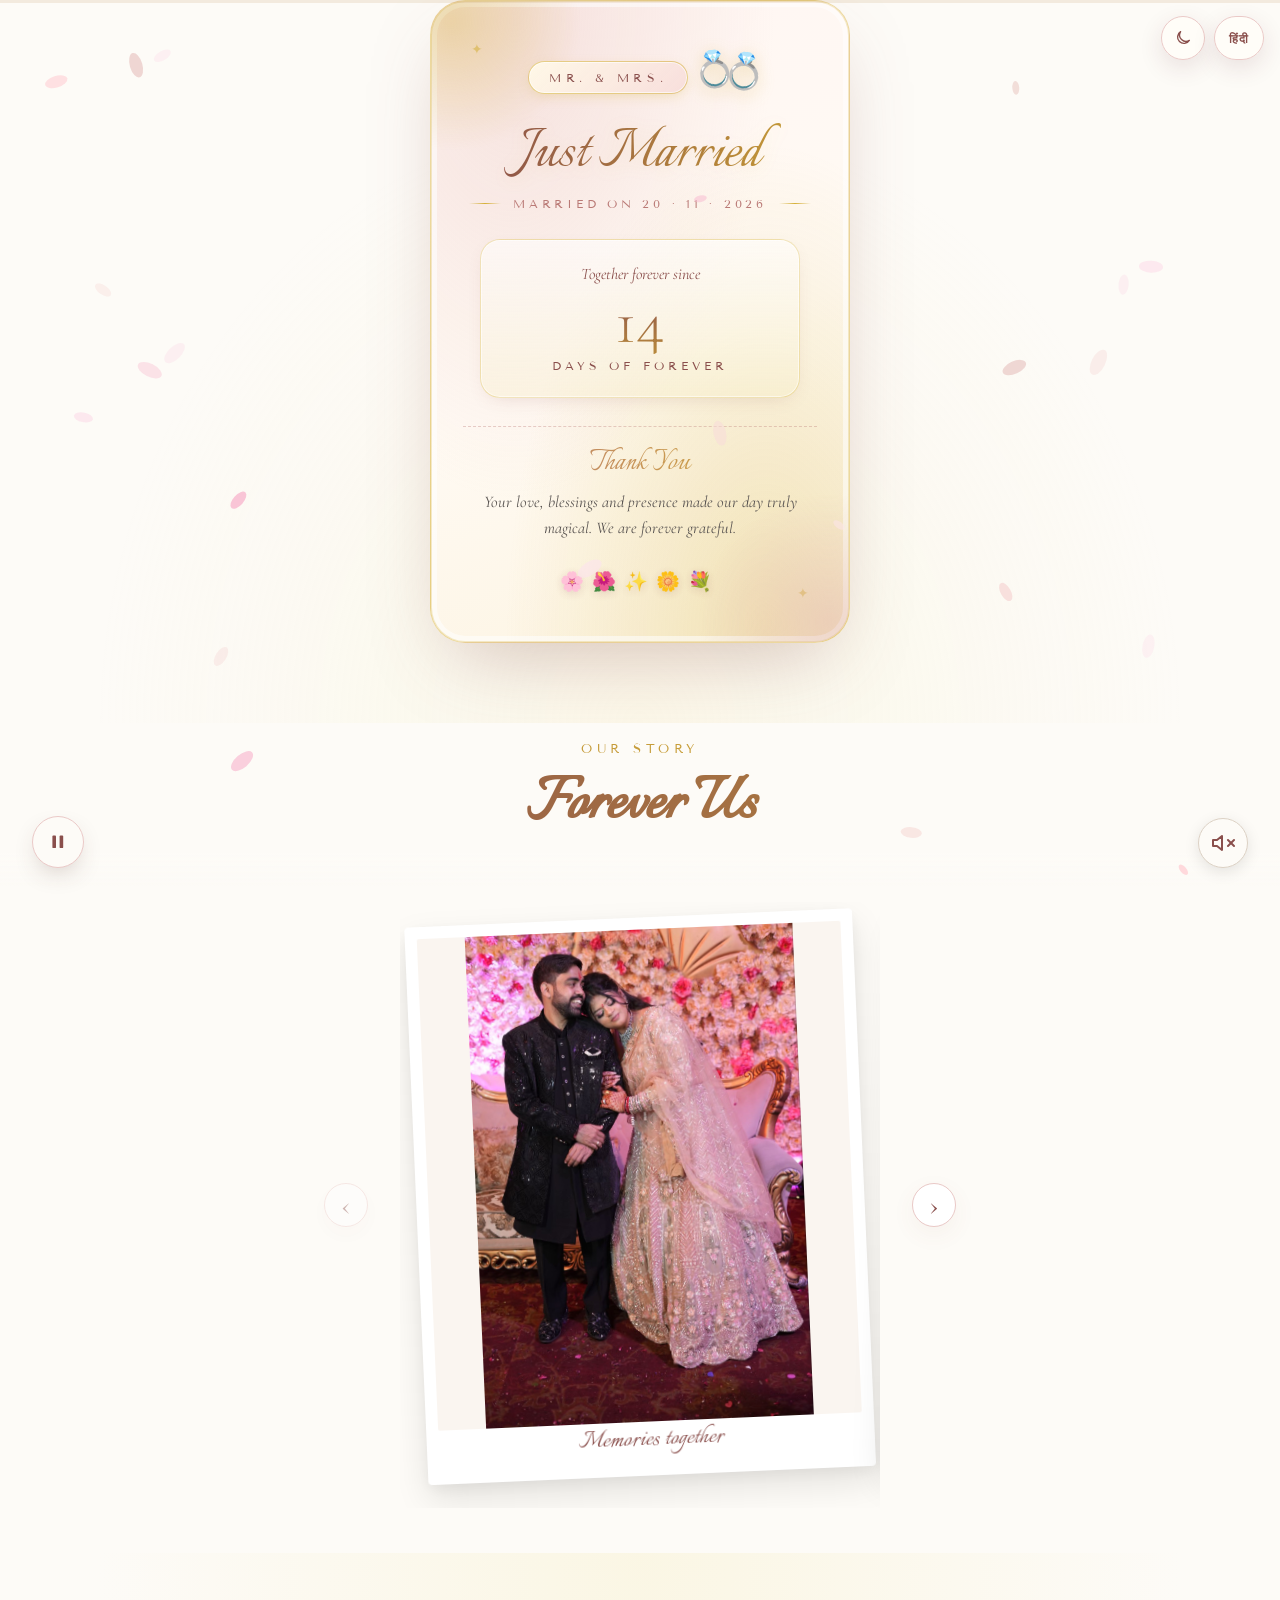
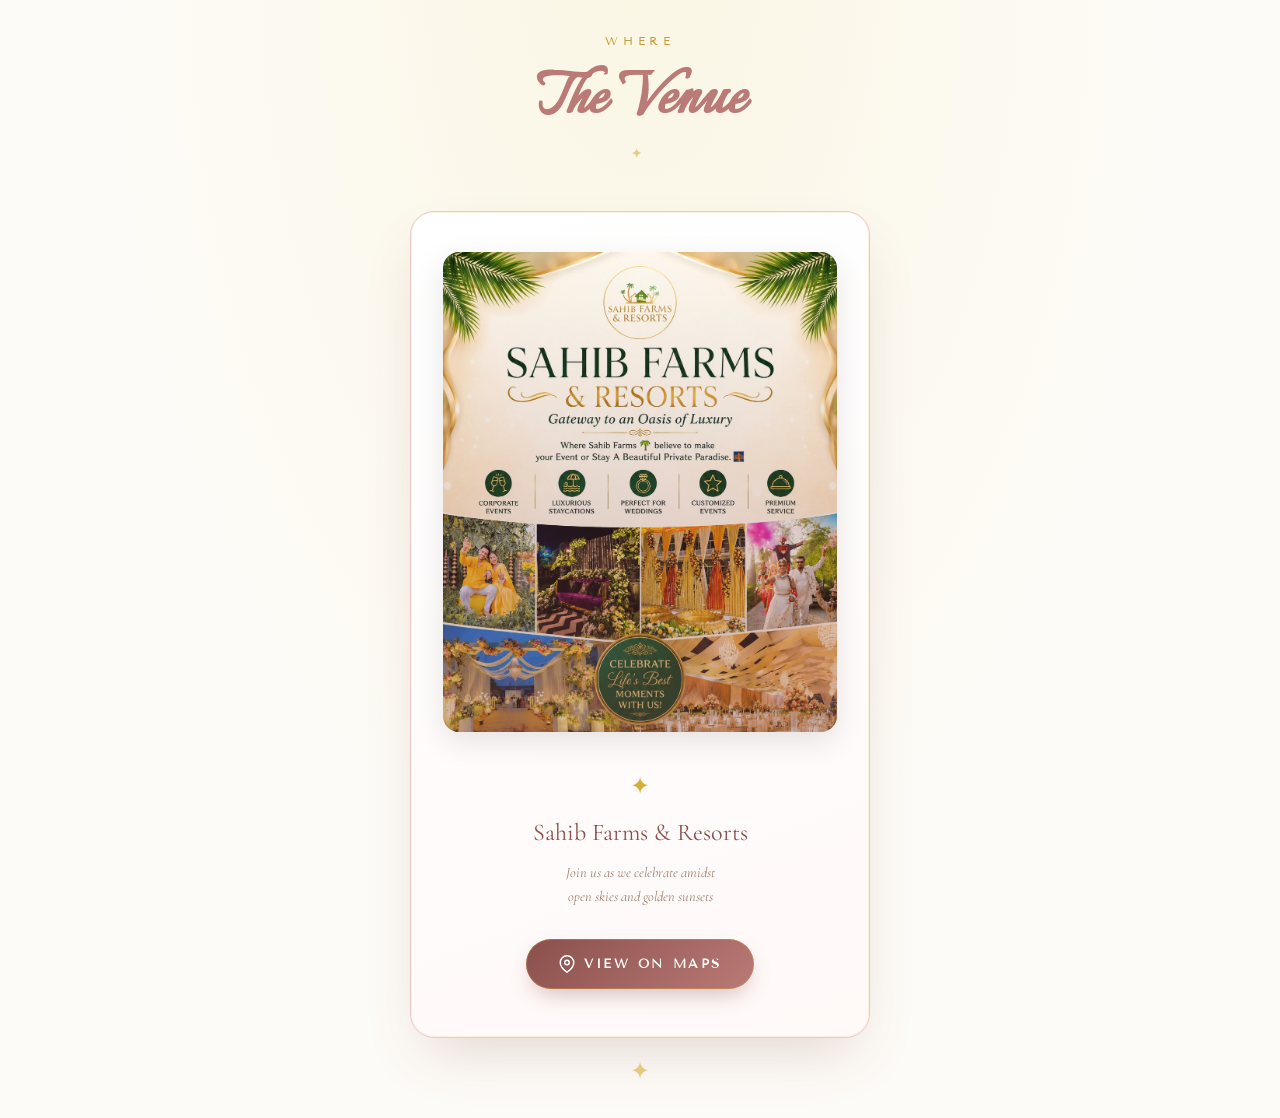
<file: index.html>
<html lang="en" style="scroll-behavior: smooth">
  <head>
    <meta charset="UTF-8" />
    <link
      rel="icon"
      href="data:image/svg+xml,<svg xmlns='http://www.w3.org/2000/svg' viewBox='0 0 100 100'><text y='.9em' font-size='90'>❤️</text></svg>"
    />
    <meta name="viewport" content="width=device-width, initial-scale=1.0" />
    <!-- Primary Meta Tags -->
    <title>Manisha &amp; Gagan | Wedding Invitation 💍</title>
    <meta name="title" content="Manisha &amp; Gagan | Wedding Invitation 💍" />
    <meta
      name="description"
      content="You're invited! 💕 Join us as we celebrate the wedding of Manisha & Gagan · 20 November 2026 · Sahib Farms & Resorts ✨"
    />

    <!-- Open Graph / Facebook / WhatsApp -->
    <meta property="og:type" content="website" />
    <meta property="og:url" content="https://gagan-manisha-invitation.vercel.app" />
    <meta
      property="og:title"
      content="Manisha &amp; Gagan | Wedding Invitation 💍"
    />
    <meta
      property="og:description"
      content="You're invited! 💕 Join us as we celebrate the wedding of Manisha &amp; Gagan · 20 November 2026 · Sahib Farms &amp; Resorts ✨"
    />
    <!-- High-res image for WhatsApp preview -->
      <meta
      property="og:image"
      content="https://manisha-gagan-invitation.vercel.app/assets/og-preview.jpg"
    />
    <meta property="og:image:type" content="image/jpeg" />
    <meta property="og:image:width" content="1200" />
    <meta property="og:image:height" content="630" />
    <meta property="og:image:alt" content="Manisha and Gagan Wedding Invitation" />

    <!-- Twitter -->
    <meta property="twitter:card" content="summary_large_image" />
    <meta
      property="twitter:title"
      content="Manisha &amp; Gagan | Wedding Invitation 💍"
    />
    <meta
      property="twitter:description"
      content="You're invited! 💕 Join us as we celebrate the wedding of Manisha &amp; Gagan · 20 November 2026 · Sahib Farms &amp; Resorts ✨"
    />
    <meta
      property="twitter:image"
      content="https://gagan-manisha-invitation.vercel.app/assets/db-4.jpeg"
    />
    <script src="./index.js" defer></script>
    <link rel="stylesheet" href="./index.css" />
    <!-- Google tag (gtag.js) -->
    <script async src="https://www.googletagmanager.com/gtag/js?id=G-NHWNECVZ95"></script>
    <script>
      window.dataLayer = window.dataLayer || [];
      function gtag(){dataLayer.push(arguments);}
      gtag('js', new Date());

      gtag('config', 'G-NHWNECVZ95');
    </script>
  </head>

  <body class="no-scroll light-theme">
    <div class="scroll-progress" id="scroll-progress"></div>
    <div id="root"
      ><audio
        id="bg-music"
        src="./assets/bg-music.mp3"
        loop=""
        preload="auto"
      ></audio
      ><button
        class="btn-micro"
        style="
          position: fixed;
          bottom: 2rem;
          right: 2rem;
          z-index: 100;
          width: 50px;
          height: 50px;
          border-radius: 50%;
          background: var(--cream);
          border: 1px solid rgb(220, 209, 196);
          display: flex;
          align-items: center;
          justify-content: center;
          cursor: pointer;
          box-shadow: rgba(0, 0, 0, 0.1) 0px 4px 15px;
          color: rgb(138, 79, 76);
          transition: 0.3s;
        "
        ><svg
          width="24"
          height="24"
          viewBox="0 0 24 24"
          fill="none"
          stroke="currentColor"
          stroke-width="2"
          stroke-linecap="round"
          stroke-linejoin="round"
        >
          <polygon points="11 5 6 9 2 9 2 15 6 15 11 19 11 5"></polygon>
          <line x1="23" y1="9" x2="17" y2="15"></line>
          <line x1="17" y1="9" x2="23" y2="15"></line></svg></button
      ><canvas
        id="petals-canvas"
        class="active"
        width="655"
        height="451"
      ></canvas>
      <!-- Video Intro -->
      <div id="video-intro" class="video-intro">
        <video id="intro-video" src="./assets/create_a_portal_video_like_thi.mp4" playsinline preload="auto" muted></video>
        <div id="video-overlay" class="video-intro__overlay">
          <!-- <span class="video-intro__text">Tap to Play ▶</span> -->
        </div>
      </div>
      <div class="bright-flash" id="bright-flash"></div>
      <div id="main-content">
        <section id="hero">
          <div class="hero-corner"><span></span></div>
          <div class="hero-card"
            ><img
              class="hero-icon reveal"
              alt="Ganesha"
              src="./assets/ganesha.png"
              style="
                translate: none;
                rotate: none;
                scale: none;
                opacity: 1;
                transform: translate(0px, -0.1578px);
              "
            />
            <div
              class="god-quote reveal reveal-d1"
              style="
                translate: none;
                rotate: none;
                scale: none;
                opacity: 1;
                transform: translate(0px, 0px);
              "
              >॥ श्री गणेशाय नमः ॥ वक्रतुण्ड महाकाय सूर्यकोटि समप्रभ निर्विघ्नं
              कुरु मे देव सर्वकार्येषु सर्वदा ॥</div
            >
            <div
              class="intro-text reveal reveal-d2"
              data-i18n="intro_text"
              style="
                translate: none;
                rotate: none;
                scale: none;
                opacity: 1;
                transform: translate(0px, 0px);
              "
              >With the blessings of Shri Ganesh and our beloved families, we
              joyfully invite you to celebrate the union of</div
            >
            <div
              class="couple-name shimmer reveal reveal-d2"
              style="
                translate: none;
                rotate: none;
                scale: none;
                opacity: 1;
                transform: translate(0px, 0px);
              "
              ><span data-i18n="couple_gagan">Gagan</span></div
            >
            <div
              class="parent-sub reveal reveal-d2"
              style="
                translate: none;
                rotate: none;
                scale: none;
                opacity: 1;
                transform: translate(0px, 0px);
                margin-top: 0.5rem;
              "
            >
              <span data-i18n="parent_groom">
                Son of Mrs. Sneh & Mr. Ashok Kumar
              </span>
            </div>
            <div
              class="amp-row reveal reveal-d3"
              style="
                translate: none;
                rotate: none;
                scale: none;
                opacity: 1;
                transform: translate(0px, 0px);
              "
              ><span class="amp-line"></span
              ><span class="amp" data-i18n="couple_amp">&amp;</span
              ><span class="amp-line"></span
            ></div>
            <div
              class="couple-name shimmer reveal reveal-d3"
              style="
                translate: none;
                rotate: none;
                scale: none;
                opacity: 1;
                transform: translate(0px, 0px);
              "
              ><span data-i18n="couple_manisha">Manisha</span></div
            >
            <div
              class="parent-sub reveal reveal-d4"
              style="
                translate: none;
                rotate: none;
                scale: none;
                opacity: 1;
                transform: translate(0px, 0px);
                margin-top: 0.5rem;
              "
            >
              <span data-i18n="parent_bride">
                Daughter of Mrs. Sunita & Mr. Mukesh Kumar Gupta
              </span>
            </div>
          </div>
          <div class="scroll-indicator"
            ><span data-i18n="scroll_hint">Scroll to see magic</span
            ><svg
              viewBox="0 0 24 24"
              fill="none"
              stroke="currentColor"
              stroke-width="2"
              stroke-linecap="round"
              stroke-linejoin="round"
            >
              <path d="M12 5v14M5 12l7 7 7-7"></path></svg
          ></div>
        </section>
        <section id="countdown-section" class="scratch-section"
          ><span
            class="scratch-title-sub"
            style="
              translate: none;
              rotate: none;
              scale: none;
              opacity: 1;
              transform: translate(0px, 0px);
            "
            data-i18n="the_date"
            >The Date</span
          >
          <h2
            class="scratch-title"
            data-i18n="save_date"
            style="
              translate: none;
              rotate: none;
              scale: none;
              opacity: 1;
              transform: translate(0px, 0px);
            "
            >Save the Date</h2
          >
          <div
            class="scratch-desc"
            style="
              translate: none;
              rotate: none;
              scale: none;
              opacity: 1;
              transform: translate(0px, 0px);
            "
            data-i18n="scratch_desc"
            >Scratch below to reveal our wedding date</div
          >
          <div
            class="scratch-grid"
            style="
              translate: none;
              rotate: none;
              scale: none;
              opacity: 1;
              transform: translate(0px, 0px);
            "
          >
            <div class="scratch-item"
              ><span class="scratch-label" data-i18n="scratch_month"
                >MONTH</span
              >
              <div class="scratch-card-wrapper">
                <div class="scratch-value">NOV</div
                ><canvas
                  class="scratch-canvas"
                  width="360"
                  height="320"
                ></canvas> </div
              ><span class="scratch-hint hidden">↑ SCRATCH</span>
            </div>
            <div class="scratch-item"
              ><span class="scratch-label" data-i18n="scratch_day">DAY</span>
              <div class="scratch-card-wrapper">
                <div class="scratch-value">20</div
                ><canvas
                  class="scratch-canvas"
                  width="360"
                  height="320"
                ></canvas> </div
              ><span class="scratch-hint hidden">↑ SCRATCH</span>
            </div>
            <div class="scratch-item"
              ><span class="scratch-label" data-i18n="scratch_year">YEAR</span>
              <div class="scratch-card-wrapper">
                <div class="scratch-value">2026</div
                ><canvas
                  class="scratch-canvas"
                  width="360"
                  height="320"
                ></canvas> </div
              ><span class="scratch-hint hidden">↑ SCRATCH</span>
            </div>
          </div>
        </section>
        <div class="locked-content unlocked">
          <section
            class="scratch-section wedding-countdown countdown-hidden"
            aria-hidden="true"
          >
            <div
              class="cd-card"
              style="
                max-width: 420px;
                translate: none;
                rotate: none;
                scale: none;
                opacity: 1;
                transform: translate(0px, 0px);
              "
            >
              <div
                class="cd-quote"
                data-i18n="countdown_quote"
                style="font-size: 1.05rem"
                >A lifetime of togetherness begins with one sacred step</div
              ><span
                class="cd-script"
                data-i18n="the_wedding"
                style="font-size: 3rem; margin: 1rem 0px"
                >The Wedding</span
              ><span class="cd-date" style="margin-bottom: 2rem"
                >20 · 11 · 2026</span
              >
              <div class="cd-grid">
                <div class="cd-unit"
                  ><span class="cd-num">10</span
                  ><span
                    class="cd-lbl"
                    style="font-size: 0.65rem"
                    data-i18n="cd_days"
                    >DAYS</span
                  ></div
                >
                <div class="cd-unit"
                  ><span class="cd-num">13</span
                  ><span
                    class="cd-lbl"
                    style="font-size: 0.65rem"
                    data-i18n="cd_hours"
                    >HOURS</span
                  ></div
                >
                <div class="cd-unit"
                  ><span class="cd-num">44</span
                  ><span
                    class="cd-lbl"
                    style="font-size: 0.65rem"
                    data-i18n="cd_mins"
                    >MINS</span
                  ></div
                >
                <div class="cd-unit"
                  ><span class="cd-num">20</span
                  ><span
                    class="cd-lbl"
                    style="font-size: 0.65rem"
                    data-i18n="cd_secs"
                    >SECS</span
                  ></div
                >
              </div>
            </div>
          </section>
          <section class="story-section" style="background: var(--cream)">
            <div
              style="
                text-align: center;
                padding: 2vh 1rem;
                position: sticky;
                top: 0px;
                z-index: 10;
                background: linear-gradient(var(--cream) 80%, transparent);
              "
              ><span
                class="scratch-title-sub"
                data-i18n="our_story"
                style="color: rgb(201, 162, 112); display: block"
                >Our Story</span
              >
              <h2
                class="scratch-title"
                data-i18n="forever_us"
                style="font-size: 4.5rem; margin-bottom: 0px"
                >Forever Us</h2
              >
            </div>
            <div class="story-carousel">
              <button
                class="story-carousel-btn"
                type="button"
                data-story-direction="prev"
                aria-label="Previous story photo"
                disabled
                >‹</button
              >
              <div
                class="story-stack-container"
                id="story-carousel-track"
                role="region"
                aria-label="Our story photos"
                tabindex="0"
              >
                <div
                  class="story-card-wrapper"
                  style="
                    transform: scale(1) rotate(-2.5deg);
                    filter: brightness(1);
                    opacity: 1;
                  "
                >
                  <div class="story-polaroid"
                    ><img
                      alt="Memories together"
                      loading="lazy"
                      decoding="async"
                      src="./assets/db-4.jpeg"
                    />
                    <div class="story-polaroid-caption" data-i18n="story_1"
                      >Memories together</div
                    >
                  </div>
                </div>
              <div
                class="story-card-wrapper"
                style="
                  transform: scale(1) rotate(1.8deg);
                  filter: brightness(1);
                  opacity: 1;
                "
              >
                <div class="story-polaroid"
                  ><img
                    alt="Written in the stars"
                    loading="lazy"
                    decoding="async"
                    src="./assets/db-2.jpeg"
                  />
                  <div class="story-polaroid-caption" data-i18n="story_2"
                    >Written in the stars</div
                  >
                </div>
              </div>
              <div
                class="story-card-wrapper"
                style="
                  transform: scale(1) rotate(-1.5deg);
                  filter: brightness(1);
                  opacity: 1;
                "
              >
                <div class="story-polaroid"
                  ><img
                    alt="Joy and laughter"
                    loading="lazy"
                    decoding="async"
                    src="./assets/db-3.jpeg"
                  />
                  <div class="story-polaroid-caption" data-i18n="story_3"
                    >Joy and laughter</div
                  >
                </div>
              </div>
              <div
                class="story-card-wrapper"
                style="
                  transform: scale(1) rotate(2.2deg);
                  filter: brightness(1);
                  opacity: 1;
                "
              >
                <div class="story-polaroid"
                  ><img
                    alt="Forever Us"
                    loading="lazy"
                    decoding="async"
                    src="./assets/db-1.jpeg"
                  />
                  <div class="story-polaroid-caption" data-i18n="story_4"
                    >Forever Us</div
                  >
                </div>
              </div>
               <div
                class="story-card-wrapper"
                style="
                  transform: scale(1) rotate(2.2deg);
                  filter: brightness(1);
                  opacity: 1;
                "
              >
                <div class="story-polaroid"
                  ><img
                    alt="Forever Us"
                    loading="lazy"
                    decoding="async"
                    src="./assets/db-5.jpeg"
                  />
                  <div class="story-polaroid-caption" data-i18n="story_4"
                    >Us in Every Lifetime</div
                  >
                </div>
              </div>
                <div
                class="story-card-wrapper"
                style="
                  transform: scale(1) rotate(2.2deg);
                  filter: brightness(1);
                  opacity: 1;
                "
              >
                <div class="story-polaroid"
                  ><img
                    alt="Forever Us"
                    loading="lazy"
                    decoding="async"
                    src="./assets/db-6.jpeg"
                  />
                  <div class="story-polaroid-caption" data-i18n="story_4"
                    >To Us, Always</div
                  >
                </div>
              </div>
            </div>
            <button
              class="story-carousel-btn"
              type="button"
              data-story-direction="next"
              aria-label="Next story photo"
              >›</button
            >
          </div>
          </section>
          <section id="venue-section"
            ><span
              class="sec-label"
              style="
                translate: none;
                rotate: none;
                scale: none;
                opacity: 1;
                transform: translate(0px, 0px);
              "
              ><span data-i18n="where">Where</span></span
            >
            <h2
              class="sec-heading"
              style="
                translate: none;
                rotate: none;
                scale: none;
                opacity: 1;
                transform: translate(0px, 0px);
              "
              ><span data-i18n="the_venue">The Venue</span></h2
            >
            <div
              class="venue-card"
              style="
                translate: none;
                rotate: none;
                scale: none;
                opacity: 1;
                transform: translate(0px, 0px);
              "
            >
              <div
                class="venue-img-wrap"
                style="
                  position: relative;
                  width: 100%;
                  aspect-ratio: 3/4;
                  max-height: 480px;
                  border-radius: 1rem;
                  overflow: hidden;
                  margin-bottom: 2.5rem;
                  box-shadow: rgba(0, 0, 0, 0.1) 0px 10px 30px;
                "
                ><img
                  alt="Venue"
                  loading="lazy"
                  decoding="async"
                  src="./assets/sahib-farms.jpeg"
                  style="width: 100%; height: 100%; object-fit: cover"
                />
                <div
                  style="
                    position: absolute;
                    top: 0px;
                    left: 0px;
                    width: 100%;
                    height: 100%;
                    background: linear-gradient(
                      to top,
                      rgba(138, 79, 76, 0.4),
                      transparent
                    );
                  "
                ></div>
              </div>
              <div class="venue-info">
                <div
                  style="
                    display: flex;
                    justify-content: center;
                    margin-bottom: 1rem;
                  "
                  ><span style="font-size: 1.5rem; color: var(--gold)"
                    >✦</span
                  ></div
                >
                <h3
                  style="
                    font-family: var(--font-serif);
                    font-size: 1.5rem;
                    color: var(--sage-deep);
                    margin-bottom: 0.8rem;
                    line-height: 1.3;
                    font-weight: 400;
                  "
                  ><span data-i18n="venue_name"
                    >Sahib Farms &amp; Resorts</span
                  ></h3
                >
                <p
                  style="
                    font-family: var(--font-body);
                    font-style: italic;
                    color: rgb(160, 128, 112);
                    font-size: 0.9rem;
                    line-height: 1.7;
                    margin-bottom: 1.8rem;
                  "
                  data-i18n="venue_quote"
                  >Join us as we celebrate amidst<br />open skies and golden
                  sunsets</p
                ><button
                  class="venue-btn"
                  style="
                    margin-bottom: 0.5rem;
                    display: inline-flex;
                    align-items: center;
                    gap: 0.5rem;
                  "
                  ><svg
                    width="18"
                    height="18"
                    viewBox="0 0 24 24"
                    fill="none"
                    stroke="currentColor"
                    stroke-width="2"
                    stroke-linecap="round"
                    stroke-linejoin="round"
                  >
                    <path
                      d="M21 10c0 7-9 13-9 13s-9-6-9-13a9 9 0 0 1 18 0z"
                    ></path>
                    <circle cx="12" cy="10" r="3"></circle></svg
                  ><span data-i18n="view_maps">VIEW ON MAPS</span></button
                >
              </div>
            </div>
          </section>
          <section id="events-section" style="text-align: center"
            ><span
              class="scratch-title-sub"
              style="
                color: rgb(201, 162, 112);
                letter-spacing: 0.3em;
                text-transform: uppercase;
              "
              ><span data-i18n="celebrations_unfold"
                >The Celebrations Unfold</span
              ></span
            >
            <h2
              class="scratch-title"
              data-i18n="festivities"
              style="font-size: 4.5rem; margin-bottom: 0px"
              >Festivities</h2
            >
            <div class="events-stack" style="margin-top: 3.5rem">
              <div
                class="event-block"
                style="
                  translate: none;
                  rotate: none;
                  scale: none;
                  opacity: 1;
                  transform: translate(0px, 0px);
                "
              >
                <div class="event-invite-frame"
                  ><img
                    class="event-invite-bg"
                    alt=""
                    loading="lazy"
                    src="./assets/haldi-2.jpeg"
                  />
                </div>
                <div class="evt-details">
                  <p class="evt-tagline" data-i18n="tagline_haldi"
                    >"A joyful splash of turmeric, blessings, and laughter."</p
                  >
                  <div class="evt-dresscode"
                    ><span class="evt-dresscode-lbl" data-i18n="dress_code"
                      >Dress code</span
                    >
                    <div class="evt-dresscode-dots"
                      ><span
                        class="evt-dresscode-dot"
                        style="background: rgb(245, 197, 24)"
                      ></span
                      ><span
                        class="evt-dresscode-dot"
                        style="background: rgb(235, 137, 181)"
                      ></span
                      ><span
                        class="evt-dresscode-dot"
                        style="background: rgb(250, 214, 165)"
                      ></span></div
                    ><span class="evt-dresscode-names" data-i18n="colors_haldi"
                      >Yellow · Pink · Peach</span
                    ><span
                      class="evt-dresscode-note"
                      data-i18n="dressnote_haldi"
                      >Bright &amp; festive daywear</span
                    >
                  </div>
                  <div class="evt-venue"
                    ><span class="evt-venue-name" data-i18n="venue_name"
                      >Sahib Farms &amp; Resorts</span
                    ><address class="evt-venue-address">Subhash Chowk, Bani Road, near Nirmal Hospital, Bakhtawarpur, Delhi 110036</address
                    ><a
                      href="https://maps.app.goo.gl/Paa2zZ3nJZ9rDPaq6"
                      target="_blank"
                      rel="noopener noreferrer"
                      class="evt-dir-btn"
                      ><svg
                        width="20"
                        height="20"
                        viewBox="0 0 24 24"
                        fill="none"
                        stroke="currentColor"
                        stroke-width="2"
                        stroke-linecap="round"
                        stroke-linejoin="round"
                      >
                        <path
                          d="M21 10c0 7-9 13-9 13s-9-6-9-13a9 9 0 0 1 18 0z"
                        ></path>
                        <circle cx="12" cy="10" r="3"></circle></svg
                      ><span data-i18n="get_directions">GET DIRECTIONS</span></a
                    ></div
                  >
                </div>
              </div>
              <div
                class="event-block"
                style="
                  translate: none;
                  rotate: none;
                  scale: none;
                  opacity: 1;
                  transform: translate(0px, 0px);
                "
              >
                <div class="event-invite-frame"
                  ><img
                    class="event-invite-bg"
                    alt=""
                    loading="lazy"
                    src="./assets/sang-1.jpeg"
                  />
                </div>
                <div class="evt-details">
                  <p class="evt-tagline" data-i18n="tagline_sangeet"
                    >"An evening of music, dance, and endless celebration."</p
                  >
                  <div class="evt-dresscode"
                    ><span class="evt-dresscode-lbl" data-i18n="dress_code"
                      >Dress code</span
                    >
                    <div class="evt-dresscode-dots"
                      ><span
                        class="evt-dresscode-dot"
                        style="background: rgb(36, 64, 128)"
                      ></span
                      ><span
                        class="evt-dresscode-dot"
                        style="background: rgb(26, 26, 26)"
                      ></span
                      ><span
                        class="evt-dresscode-dot"
                        style="background: rgb(26, 77, 51)"
                      ></span></div
                    ><span
                      class="evt-dresscode-names"
                      data-i18n="colors_sangeet"
                      >Blue · Black · Dark Green</span
                    ><span
                      class="evt-dresscode-note"
                      data-i18n="dressnote_sangeet"
                      >Elegant evening wear</span
                    >
                  </div>
                  <div class="evt-venue"
                    ><span class="evt-venue-name" data-i18n="venue_name"
                      >Sahib Farms &amp; Resorts</span
                    ><address class="evt-venue-address">Subhash Chowk, Bani Road, near Nirmal Hospital, Bakhtawarpur, Delhi 110036</address
                    ><a
                      href="https://maps.app.goo.gl/Paa2zZ3nJZ9rDPaq6"
                      target="_blank"
                      rel="noopener noreferrer"
                      class="evt-dir-btn"
                      ><svg
                        width="20"
                        height="20"
                        viewBox="0 0 24 24"
                        fill="none"
                        stroke="currentColor"
                        stroke-width="2"
                        stroke-linecap="round"
                        stroke-linejoin="round"
                      >
                        <path
                          d="M21 10c0 7-9 13-9 13s-9-6-9-13a9 9 0 0 1 18 0z"
                        ></path>
                        <circle cx="12" cy="10" r="3"></circle></svg
                      ><span data-i18n="get_directions">GET DIRECTIONS</span></a
                    ></div
                  >
                </div>
              </div>
              <div
                class="event-block"
                style="
                  translate: none;
                  rotate: none;
                  scale: none;
                  opacity: 1;
                  transform: translate(0px, 0px);
                "
              >
                <div class="event-invite-frame"
                  ><img
                    class="event-invite-bg"
                    alt=""
                    loading="lazy"
                    src="./assets/wedding-2.jpg"
                  />
                </div>
                <div class="evt-details">
                  <p class="evt-tagline" data-i18n="tagline_wedding"
                    >"Vows beneath the setting sun to begin our forever."</p
                  >
                  <div class="evt-dresscode"
                    ><span class="evt-dresscode-lbl" data-i18n="dress_code"
                      >Dress code</span
                    >
                    <div class="evt-dresscode-dots"
                      ><span
                        class="evt-dresscode-dot"
                        style="background: rgb(138, 32, 48)"
                      ></span
                      ><span
                        class="evt-dresscode-dot"
                        style="background: rgb(242, 234, 225)"
                      ></span
                      ><span
                        class="evt-dresscode-dot"
                        style="background: rgb(212, 175, 55)"
                      ></span></div
                    ><span
                      class="evt-dresscode-names"
                      data-i18n="colors_wedding"
                      >Maroon · Ivory · Gold</span
                    ><span
                      class="evt-dresscode-note"
                      data-i18n="dressnote_wedding"
                      >Traditional Indian — sarees, lehengas, sherwanis</span
                    >
                  </div>
                  <div class="evt-venue"
                    ><span class="evt-venue-name" data-i18n="venue_name"
                      >Sahib Farms &amp; Resorts</span
                    ><address class="evt-venue-address">Subhash Chowk, Bani Road, near Nirmal Hospital, Bakhtawarpur, Delhi 110036</address
                    ><a
                      href="https://maps.app.goo.gl/Paa2zZ3nJZ9rDPaq6"
                      target="_blank"
                      rel="noopener noreferrer"
                      class="evt-dir-btn"
                      ><svg
                        width="20"
                        height="20"
                        viewBox="0 0 24 24"
                        fill="none"
                        stroke="currentColor"
                        stroke-width="2"
                        stroke-linecap="round"
                        stroke-linejoin="round"
                      >
                        <path
                          d="M21 10c0 7-9 13-9 13s-9-6-9-13a9 9 0 0 1 18 0z"
                        ></path>
                        <circle cx="12" cy="10" r="3"></circle></svg
                      ><span data-i18n="get_directions">GET DIRECTIONS</span></a
                    ></div
                  >
                </div>
              </div>
            </div>
          </section>
          <section
            id="rsvp-section"
            style="
              padding: 5rem 1.5rem;
              background: var(--cream);
              text-align: center;
            "
            ><span
              class="scratch-title-sub"
              style="
                color: rgb(201, 162, 112);
                letter-spacing: 0.3em;
                text-transform: uppercase;
              "
              ><span data-i18n="rsvp_join">Join the Celebration</span></span
            >
            <h2
              class="scratch-title"
              style="font-size: 4.5rem; margin-bottom: 1rem"
              data-i18n="rsvp_title"
              >RSVP</h2
            >
            <p
              data-i18n="rsvp_desc"
              style="
                font-family: var(--font-serif);
                color: rgb(74, 61, 54);
                font-size: 1.1rem;
                max-width: 400px;
                margin: 0px auto 3rem;
                line-height: 1.6;
              "
              >Kindly let us know if you can make it — your presence will make
              this celebration whole.</p
            >
            <form
              class="rsvp-form"
              style="max-width: 460px; margin: 0px auto; text-align: left"
            >
              <div
                class="evt-details"
                style="margin-bottom: 1.5rem; padding: 2rem; text-align: left"
              >
                <p
                  style="
                    font-family: var(--font-serif);
                    font-size: 1.5rem;
                    color: rgb(138, 79, 76);
                    font-style: italic;
                    margin-bottom: 1.5rem;
                  "
                  ><span data-i18n="your_details">Your details</span></p
                >
                <div style="margin-bottom: 1.5rem"
                  ><label
                    style="
                      display: block;
                      font-size: 0.75rem;
                      text-transform: uppercase;
                      letter-spacing: 0.15em;
                      color: rgb(138, 79, 76);
                      margin-bottom: 0.5rem;
                      font-weight: 600;
                    "
                    ><span data-i18n="your_name">Your name</span></label
                  ><input
                    id="rsvp-name"
                    placeholder="Full name"
                    type="text"
                    style="
                      width: 100%;
                      padding: 0.5rem 0px;
                      border-width: medium medium 1px;
                      border-style: none none solid;
                      border-color: currentcolor currentcolor rgb(220, 209, 196);
                      border-image: initial;
                      background: transparent;
                      font-size: 1.1rem;
                      color: rgb(51, 51, 51);
                      outline: none;
                      font-family: var(--font-serif);
                    "
                /></div>
                <div
                  ><label
                    style="
                      display: block;
                      font-size: 0.75rem;
                      text-transform: uppercase;
                      letter-spacing: 0.15em;
                      color: rgb(138, 79, 76);
                      margin-bottom: 0.5rem;
                      font-weight: 600;
                    "
                    ><span data-i18n="phone_number">Phone number</span></label
                  >
                  <div
                    style="
                      display: flex;
                      align-items: center;
                      gap: 0;
                      border-bottom: 1px solid rgb(220, 209, 196);
                    "
                  >
                    <span
                      style="
                        font-family: var(--font-serif);
                        font-size: 1.1rem;
                        color: rgb(51, 51, 51);
                        padding: 0.5rem 0.5rem 0.5rem 0;
                        white-space: nowrap;
                        user-select: none;
                      "
                      >+91</span
                    >
                    <input
                      autocomplete="tel"
                      placeholder="00000 00000"
                      id="rsvp-phone"
                      type="tel"
                      maxlength="12"
                      style="
                        width: 100%;
                        padding: 0.5rem 0;
                        border: none;
                        background: transparent;
                        font-size: 1.1rem;
                        color: rgb(51, 51, 51);
                        outline: none;
                        font-family: var(--font-serif);
                      "
                    />
                  </div>
                </div>
              </div>
              <div
                class="evt-details"
                style="margin-bottom: 1.5rem; padding: 2rem; text-align: left"
              >
                <p
                  style="
                    font-family: var(--font-serif);
                    font-size: 1.5rem;
                    color: rgb(138, 79, 76);
                    font-style: italic;
                    margin-bottom: 1.5rem;
                  "
                  ><span data-i18n="will_you_join">Will you join us?</span></p
                ><div
                  class="attending-options"
                  role="radiogroup"
                  aria-label="Will you join us?"
                >
                  <label class="attending-option"
                    ><input
                      type="radio"
                      value="yes"
                      checked
                      name="attending"
                    /><span data-i18n="joyfully_accept"
                      >Joyfully accept 🎉</span
                    ></label
                  >
                  <label class="attending-option"
                    ><input type="radio" value="no" name="attending" /><span
                      data-i18n="regrettably_decline"
                      >Regrettably decline</span
                    ></label
                  >
                </div>
              </div>
              <div
                class="evt-details"
                style="
                  margin-bottom: 1.5rem;
                  padding: 2rem;
                  text-align: left;
                  animation: 0.5s ease 0s 1 normal forwards running fadeIn;
                "
              >
                <p
                  style="
                    font-family: var(--font-serif);
                    font-size: 1.5rem;
                    color: rgb(138, 79, 76);
                    font-style: italic;
                    margin-bottom: 1.5rem;
                  "
                  ><span data-i18n="party_size">Party size</span></p
                ><select
                  id="rsvp-party"
                  style="
                    width: 100%;
                    padding: 0.8rem;
                    border: 1px solid rgb(220, 209, 196);
                    border-radius: 0.5rem;
                    background: transparent;
                    font-size: 1.1rem;
                    color: rgb(51, 51, 51);
                    outline: none;
                    font-family: var(--font-serif);
                  "
                >
                  <option value="1">1 (Just me)</option>
                  <option value="2">2 guests</option>
                  <option value="3">3 guests</option>
                  <option value="4">4 guests</option>
                  <option value="5">5 guests</option>
                </select>
              </div>
              <div
                class="evt-details"
                style="
                  margin-bottom: 1.5rem;
                  padding: 2rem;
                  text-align: left;
                  animation: 0.5s ease 0s 1 normal forwards running fadeIn;
                "
              >
                <p
                  style="
                    font-family: var(--font-serif);
                    font-size: 1.5rem;
                    color: rgb(138, 79, 76);
                    font-style: italic;
                    margin-bottom: 1.5rem;
                  "
                  ><span data-i18n="events_attend"
                    >Events you'll attend</span
                  ></p
                >
                <div style="display: flex; flex-direction: column; gap: 1rem"
                  ><label
                    style="
                      display: flex;
                      justify-content: space-between;
                      align-items: center;
                      padding: 1.2rem;
                      border: 1px solid rgb(138, 79, 76);
                      border-radius: 0.8rem;
                      cursor: pointer;
                      background: rgba(138, 79, 76, 0.03);
                      transition: 0.3s;
                    "
                  >
                    <div
                      ><span
                        style="
                          display: block;
                          color: rgb(138, 79, 76);
                          font-family: var(--font-serif);
                          font-size: 1.15rem;
                          transition: color 0.3s;
                        "
                        ><span data-i18n="haldi">Haldi Ceremony</span></span
                      ><input
                        type="checkbox"
                        class="rsvp-event"
                        value="Haldi Ceremony"
                        checked
                        style="display: none"
                      /><span
                        style="
                          display: block;
                          color: rgb(160, 128, 112);
                          font-family: var(--font-sans);
                          font-size: 0.7rem;
                          letter-spacing: 0.1em;
                          margin-top: 0.35rem;
                          text-transform: uppercase;
                        "
                        >NOV 19 · 12:00 PM</span
                      ></div
                    >
                    <div
                      style="
                        width: 1.5rem;
                        height: 1.5rem;
                        border: 2px solid rgb(138, 79, 76);
                        border-radius: 0.4rem;
                        display: flex;
                        align-items: center;
                        justify-content: center;
                        background: rgb(138, 79, 76);
                        transition: 0.3s;
                      "
                      ><svg
                        width="14"
                        height="10"
                        viewBox="0 0 14 10"
                        fill="none"
                        xmlns="http://www.w3.org/2000/svg"
                      >
                        <path
                          d="M1 5L4.5 8.5L13 1"
                          stroke="white"
                          stroke-width="2"
                          stroke-linecap="round"
                          stroke-linejoin="round"
                        ></path></svg
                    ></div> </label
                  ><label
                    style="
                      display: flex;
                      justify-content: space-between;
                      align-items: center;
                      padding: 1.2rem;
                      border: 1px solid rgb(138, 79, 76);
                      border-radius: 0.8rem;
                      cursor: pointer;
                      background: rgba(138, 79, 76, 0.03);
                      transition: 0.3s;
                    "
                  >
                    <div
                      ><span
                        style="
                          display: block;
                          color: rgb(138, 79, 76);
                          font-family: var(--font-serif);
                          font-size: 1.15rem;
                          transition: color 0.3s;
                        "
                        ><span data-i18n="sangeet">Sangeet Night</span></span
                      ><input
                        type="checkbox"
                        class="rsvp-event"
                        value="Sangeet Night"
                        checked
                        style="display: none"
                      /><span
                        style="
                          display: block;
                          color: rgb(160, 128, 112);
                          font-family: var(--font-sans);
                          font-size: 0.7rem;
                          letter-spacing: 0.1em;
                          margin-top: 0.35rem;
                          text-transform: uppercase;
                        "
                        >NOV 19 · 7:00 PM</span
                      ></div
                    >
                    <div
                      style="
                        width: 1.5rem;
                        height: 1.5rem;
                        border: 2px solid rgb(138, 79, 76);
                        border-radius: 0.4rem;
                        display: flex;
                        align-items: center;
                        justify-content: center;
                        background: rgb(138, 79, 76);
                        transition: 0.3s;
                      "
                      ><svg
                        width="14"
                        height="10"
                        viewBox="0 0 14 10"
                        fill="none"
                        xmlns="http://www.w3.org/2000/svg"
                      >
                        <path
                          d="M1 5L4.5 8.5L13 1"
                          stroke="white"
                          stroke-width="2"
                          stroke-linecap="round"
                          stroke-linejoin="round"
                        ></path></svg
                    ></div> </label
                  ><label
                    style="
                      display: flex;
                      justify-content: space-between;
                      align-items: center;
                      padding: 1.2rem;
                      border: 1px solid rgb(138, 79, 76);
                      border-radius: 0.8rem;
                      cursor: pointer;
                      background: rgba(138, 79, 76, 0.03);
                      transition: 0.3s;
                    "
                  >
                    <div
                      ><span
                        style="
                          display: block;
                          color: rgb(138, 79, 76);
                          font-family: var(--font-serif);
                          font-size: 1.15rem;
                          transition: color 0.3s;
                        "
                        ><span data-i18n="wedding"
                          >Sun Downer Wedding</span
                        ></span
                      ><input
                        type="checkbox"
                        class="rsvp-event"
                        value="Sun Downer Wedding"
                        checked
                        style="display: none"
                      /><span
                        style="
                          display: block;
                          color: rgb(160, 128, 112);
                          font-family: var(--font-sans);
                          font-size: 0.7rem;
                          letter-spacing: 0.1em;
                          margin-top: 0.35rem;
                          text-transform: uppercase;
                        "
                        >NOV 20 · 3:00 PM</span
                      ></div
                    >
                    <div
                      style="
                        width: 1.5rem;
                        height: 1.5rem;
                        border: 2px solid rgb(138, 79, 76);
                        border-radius: 0.4rem;
                        display: flex;
                        align-items: center;
                        justify-content: center;
                        background: rgb(138, 79, 76);
                        transition: 0.3s;
                      "
                      ><svg
                        width="14"
                        height="10"
                        viewBox="0 0 14 10"
                        fill="none"
                        xmlns="http://www.w3.org/2000/svg"
                      >
                        <path
                          d="M1 5L4.5 8.5L13 1"
                          stroke="white"
                          stroke-width="2"
                          stroke-linecap="round"
                          stroke-linejoin="round"
                        ></path></svg
                    ></div> </label
                ></div>
              </div>
              <div
                class="evt-details"
                style="
                  margin-bottom: 1.5rem;
                  padding: 2rem;
                  text-align: left;
                  animation: 0.5s ease 0s 1 normal forwards running fadeIn;
                  position: relative;
                  z-index: 20;
                "
              >
                <p
                  style="
                    font-family: var(--font-serif);
                    font-size: 1.5rem;
                    color: rgb(138, 79, 76);
                    font-style: italic;
                    margin-bottom: 1.5rem;
                  "
                  ><span data-i18n="song_request"
                    >A song for the dance floor</span
                  ></p
                >
                <div style="position: relative"
                  ><input
                    id="rsvp-song"
                    data-i18n="song_placeholder"
                    placeholder="e.g. Kala Chashma"
                    type="text"
                    value=""
                    style="
                      width: 100%;
                      padding: 0.5rem 0px;
                      border-width: medium medium 1px;
                      border-style: none none solid;
                      border-color: currentcolor currentcolor rgb(220, 209, 196);
                      border-image: initial;
                      background: transparent;
                      font-size: 1.1rem;
                      color: rgb(51, 51, 51);
                      outline: none;
                      font-family: var(--font-serif);
                    "
                /></div>
              </div>
              <div
                class="evt-details"
                style="
                  margin-bottom: 2.5rem;
                  padding: 2rem;
                  text-align: left;
                  animation: 0.5s ease 0s 1 normal forwards running fadeIn;
                "
              >
                <p
                  style="
                    font-family: var(--font-serif);
                    font-size: 1.5rem;
                    color: rgb(138, 79, 76);
                    font-style: italic;
                    margin-bottom: 1.5rem;
                  "
                  ><span data-i18n="marriage_advice"
                    >Marriage advice for us</span
                  ></p
                ><textarea
                  id="rsvp-advice"
                  placeholder="Share something sweet, funny, or wise..."
                  style="
                    width: 100%;
                    height: 100px;
                    padding: 1rem;
                    border: 1px solid rgb(220, 209, 196);
                    border-radius: 0.5rem;
                    background: transparent;
                    font-size: 1.1rem;
                    color: rgb(51, 51, 51);
                    outline: none;
                    resize: vertical;
                    font-family: var(--font-serif);
                  "
                ></textarea></div
              ><button
                class="btn-micro"
                style="
                  width: 100%;
                  padding: 1.2rem;
                  background: rgb(138, 79, 76);
                  color: white;
                  border-width: medium;
                  border-style: none;
                  border-color: currentcolor;
                  border-image: initial;
                  border-radius: 2rem;
                  font-family: var(--font-sans);
                  font-size: 0.9rem;
                  letter-spacing: 0.2em;
                  text-transform: uppercase;
                  cursor: pointer;
                  box-shadow: rgba(138, 79, 76, 0.3) 0px 4px 15px;
                  transition: 0.3s;
                  opacity: 1;
                  display: flex;
                  justify-content: center;
                  align-items: center;
                  gap: 0.5rem;
                "
                ><span data-i18n="send_rsvp">Send RSVP</span></button
              >
            </form>
          </section>
          <!-- Contact Numbers Section -->
          <section
            id="contacts-section"
            style="
              padding: 4rem 1.5rem;
              background: var(--cream-2);
              text-align: center;
            "
          >
            <span
              class="scratch-title-sub"
              style="
                color: rgb(201, 162, 112);
                letter-spacing: 0.3em;
                text-transform: uppercase;
              "
              data-i18n="contacts_sub"
              >Reach Out</span
            >
            <h2
              class="scratch-title"
              style="font-size: 3.5rem; margin-bottom: 2.5rem"
              data-i18n="contacts_title"
              >Contact Us</h2
            >
            <div
              style="
                display: grid;
                grid-template-columns: repeat(auto-fit, minmax(280px, 1fr));
                gap: 2rem;
                max-width: 700px;
                margin: 0 auto;
              "
            >
              <!-- Groom Side -->
              <div
                style="
                  background: var(--white);
                  border-radius: 1.2rem;
                  padding: 2rem;
                  box-shadow: var(--shadow-sm);
                  border: 1px solid var(--border);
                "
              >
                <p
                  style="
                    font-family: var(--font-serif);
                    font-size: 1.3rem;
                    color: rgb(138, 79, 76);
                    font-style: italic;
                    margin-bottom: 1.5rem;
                  "
                  data-i18n="groom_side"
                  >Groom's Side</p
                >
                <div style="display: flex; flex-direction: column; gap: 1rem">
                  <a
                    href="tel:+919899177087"
                    style="
                      display: flex;
                      align-items: center;
                      gap: 0.8rem;
                      text-decoration: none;
                      color: var(--text-dark);
                      padding: 0.8rem;
                      border-radius: 0.6rem;
                      transition: 0.3s;
                      background: rgba(138, 79, 76, 0.03);
                    "
                  >
                    <span
                      style="
                        width: 36px;
                        height: 36px;
                        border-radius: 50%;
                        background: rgba(138, 79, 76, 0.1);
                        display: flex;
                        align-items: center;
                        justify-content: center;
                        flex-shrink: 0;
                      "
                      ><svg
                        width="16"
                        height="16"
                        viewBox="0 0 24 24"
                        fill="none"
                        stroke="rgb(138,79,76)"
                        stroke-width="2"
                        stroke-linecap="round"
                        stroke-linejoin="round"
                      >
                        <path
                          d="M22 16.92v3a2 2 0 0 1-2.18 2 19.79 19.79 0 0 1-8.63-3.07 19.5 19.5 0 0 1-6-6 19.79 19.79 0 0 1-3.07-8.67A2 2 0 0 1 4.11 2h3a2 2 0 0 1 2 1.72c.127.96.361 1.903.7 2.81a2 2 0 0 1-.45 2.11L8.09 9.91a16 16 0 0 0 6 6l1.27-1.27a2 2 0 0 1 2.11-.45c.907.339 1.85.573 2.81.7A2 2 0 0 1 22 16.92z"
                        /></svg
                    ></span>
                    <div style="text-align: left"
                      ><span
                        style="
                          font-family: var(--font-sans);
                          font-size: 0.75rem;
                          color: var(--text-light);
                          text-transform: uppercase;
                          letter-spacing: 0.1em;
                        "
                        data-i18n="groom_father"
                        >Groom's Father</span
                      ><br /><span
                        style="
                          font-family: var(--font-body);
                          font-size: 1rem;
                          color: var(--text-dark);
                        "
                        >Ashok Kumar · 98991 77087</span
                      ></div
                    >
                  </a>
                  <a
                    href="tel:+917906619571"
                    style="
                      display: flex;
                      align-items: center;
                      gap: 0.8rem;
                      text-decoration: none;
                      color: var(--text-dark);
                      padding: 0.8rem;
                      border-radius: 0.6rem;
                      transition: 0.3s;
                      background: rgba(138, 79, 76, 0.03);
                    "
                  >
                    <span
                      style="
                        width: 36px;
                        height: 36px;
                        border-radius: 50%;
                        background: rgba(138, 79, 76, 0.1);
                        display: flex;
                        align-items: center;
                        justify-content: center;
                        flex-shrink: 0;
                      "
                      ><svg
                        width="16"
                        height="16"
                        viewBox="0 0 24 24"
                        fill="none"
                        stroke="rgb(138,79,76)"
                        stroke-width="2"
                        stroke-linecap="round"
                        stroke-linejoin="round"
                      >
                        <path
                          d="M22 16.92v3a2 2 0 0 1-2.18 2 19.79 19.79 0 0 1-8.63-3.07 19.5 19.5 0 0 1-6-6 19.79 19.79 0 0 1-3.07-8.67A2 2 0 0 1 4.11 2h3a2 2 0 0 1 2 1.72c.127.96.361 1.903.7 2.81a2 2 0 0 1-.45 2.11L8.09 9.91a16 16 0 0 0 6 6l1.27-1.27a2 2 0 0 1 2.11-.45c.907.339 1.85.573 2.81.7A2 2 0 0 1 22 16.92z"
                        /></svg
                    ></span>
                    <div style="text-align: left"
                      ><span
                        style="
                          font-family: var(--font-sans);
                          font-size: 0.75rem;
                          color: var(--text-light);
                          text-transform: uppercase;
                          letter-spacing: 0.1em;
                        "
                        data-i18n="groom_brother"
                        >Groom's Brother</span
                      ><br /><span
                        style="
                          font-family: var(--font-body);
                          font-size: 1rem;
                          color: var(--text-dark);
                        "
                        >Preyash (Lala) · 79066 19571</span
                      ></div
                    >
                  </a>
                     <a
                    href="tel:+917920717555"
                    style="
                      display: flex;
                      align-items: center;
                      gap: 0.8rem;
                      text-decoration: none;
                      color: var(--text-dark);
                      padding: 0.8rem;
                      border-radius: 0.6rem;
                      transition: 0.3s;
                      background: rgba(138, 79, 76, 0.03);
                    "
                  >
                    <span
                      style="
                        width: 36px;
                        height: 36px;
                        border-radius: 50%;
                        background: rgba(138, 79, 76, 0.1);
                        display: flex;
                        align-items: center;
                        justify-content: center;
                        flex-shrink: 0;
                      "
                      ><svg
                        width="16"
                        height="16"
                        viewBox="0 0 24 24"
                        fill="none"
                        stroke="rgb(138,79,76)"
                        stroke-width="2"
                        stroke-linecap="round"
                        stroke-linejoin="round"
                      >
                        <path
                          d="M22 16.92v3a2 2 0 0 1-2.18 2 19.79 19.79 0 0 1-8.63-3.07 19.5 19.5 0 0 1-6-6 19.79 19.79 0 0 1-3.07-8.67A2 2 0 0 1 4.11 2h3a2 2 0 0 1 2 1.72c.127.96.361 1.903.7 2.81a2 2 0 0 1-.45 2.11L8.09 9.91a16 16 0 0 0 6 6l1.27-1.27a2 2 0 0 1 2.11-.45c.907.339 1.85.573 2.81.7A2 2 0 0 1 22 16.92z"
                        /></svg
                    ></span>
                    <div style="text-align: left"
                      ><span
                        style="
                          font-family: var(--font-sans);
                          font-size: 0.75rem;
                          color: var(--text-light);
                          text-transform: uppercase;
                          letter-spacing: 0.1em;
                        "
                        data-i18n="groom_sister"
                        >Groom's Sister</span
                      ><br /><span
                        style="
                          font-family: var(--font-body);
                          font-size: 1rem;
                          color: var(--text-dark);
                        "
                        >Chamini · 97207 17555</span
                      ></div
                    >
                  </a>
                    <a
                    href="tel:+9179891180077"
                    style="
                      display: flex;
                      align-items: center;
                      gap: 0.8rem;
                      text-decoration: none;
                      color: var(--text-dark);
                      padding: 0.8rem;
                      border-radius: 0.6rem;
                      transition: 0.3s;
                      background: rgba(138, 79, 76, 0.03);
                    "
                  >
                    <span
                      style="
                        width: 36px;
                        height: 36px;
                        border-radius: 50%;
                        background: rgba(138, 79, 76, 0.1);
                        display: flex;
                        align-items: center;
                        justify-content: center;
                        flex-shrink: 0;
                      "
                      ><svg
                        width="16"
                        height="16"
                        viewBox="0 0 24 24"
                        fill="none"
                        stroke="rgb(138,79,76)"
                        stroke-width="2"
                        stroke-linecap="round"
                        stroke-linejoin="round"
                      >
                        <path
                          d="M22 16.92v3a2 2 0 0 1-2.18 2 19.79 19.79 0 0 1-8.63-3.07 19.5 19.5 0 0 1-6-6 19.79 19.79 0 0 1-3.07-8.67A2 2 0 0 1 4.11 2h3a2 2 0 0 1 2 1.72c.127.96.361 1.903.7 2.81a2 2 0 0 1-.45 2.11L8.09 9.91a16 16 0 0 0 6 6l1.27-1.27a2 2 0 0 1 2.11-.45c.907.339 1.85.573 2.81.7A2 2 0 0 1 22 16.92z"
                        /></svg
                    ></span>
                    <div style="text-align: left"
                      ><span
                        style="
                          font-family: var(--font-sans);
                          font-size: 0.75rem;
                          color: var(--text-light);
                          text-transform: uppercase;
                          letter-spacing: 0.1em;
                        "
                        data-i18n="groom_mother"
                        >Groom's Mother</span
                      ><br /><span
                        style="
                          font-family: var(--font-body);
                          font-size: 1rem;
                          color: var(--text-dark);
                        "
                        >Sneh · 98911 80077</span
                      ></div
                    >
                  </a>
                  <a
                    href="tel:+919718731147"
                    style="
                      display: flex;
                      align-items: center;
                      gap: 0.8rem;
                      text-decoration: none;
                      color: var(--text-dark);
                      padding: 0.8rem;
                      border-radius: 0.6rem;
                      transition: 0.3s;
                      background: rgba(138, 79, 76, 0.03);
                    "
                  >
                    <span
                      style="
                        width: 36px;
                        height: 36px;
                        border-radius: 50%;
                        background: rgba(212, 175, 55, 0.15);
                        display: flex;
                        align-items: center;
                        justify-content: center;
                        flex-shrink: 0;
                      "
                      ><svg
                        width="16"
                        height="16"
                        viewBox="0 0 24 24"
                        fill="none"
                        stroke="rgb(212,175,55)"
                        stroke-width="2"
                        stroke-linecap="round"
                        stroke-linejoin="round"
                      >
                        <path
                          d="M22 16.92v3a2 2 0 0 1-2.18 2 19.79 19.79 0 0 1-8.63-3.07 19.5 19.5 0 0 1-6-6 19.79 19.79 0 0 1-3.07-8.67A2 2 0 0 1 4.11 2h3a2 2 0 0 1 2 1.72c.127.96.361 1.903.7 2.81a2 2 0 0 1-.45 2.11L8.09 9.91a16 16 0 0 0 6 6l1.27-1.27a2 2 0 0 1 2.11-.45c.907.339 1.85.573 2.81.7A2 2 0 0 1 22 16.92z"
                        /></svg
                    ></span>
                    <div style="text-align: left"
                      ><span
                        style="
                          font-family: var(--font-sans);
                          font-size: 0.75rem;
                          color: var(--gold);
                          text-transform: uppercase;
                          letter-spacing: 0.1em;
                          font-weight: 600;
                        "
                        data-i18n="groom_label"
                        >Groom</span
                      ><br /><span
                        style="
                          font-family: var(--font-body);
                          font-size: 1rem;
                          color: var(--text-dark);
                          font-weight: 600;
                        "
                        >Gagan · 97187 31147</span
                      ></div
                    >
                  </a>
                </div>
              </div>
              <!-- Bride Side -->
              <div
                style="
                  background: var(--white);
                  border-radius: 1.2rem;
                  padding: 2rem;
                  box-shadow: var(--shadow-sm);
                  border: 1px solid var(--border);
                "
              >
                <p
                  style="
                    font-family: var(--font-serif);
                    font-size: 1.3rem;
                    color: rgb(138, 79, 76);
                    font-style: italic;
                    margin-bottom: 1.5rem;
                  "
                  data-i18n="bride_side"
                  >Bride's Side</p
                >
                <div style="display: flex; flex-direction: column; gap: 1rem">
                  <a
                    href="tel:+919350564220"
                    style="
                      display: flex;
                      align-items: center;
                      gap: 0.8rem;
                      text-decoration: none;
                      color: var(--text-dark);
                      padding: 0.8rem;
                      border-radius: 0.6rem;
                      transition: 0.3s;
                      background: rgba(138, 79, 76, 0.03);
                    "
                  >
                    <span
                      style="
                        width: 36px;
                        height: 36px;
                        border-radius: 50%;
                        background: rgba(138, 79, 76, 0.1);
                        display: flex;
                        align-items: center;
                        justify-content: center;
                        flex-shrink: 0;
                      "
                      ><svg
                        width="16"
                        height="16"
                        viewBox="0 0 24 24"
                        fill="none"
                        stroke="rgb(138,79,76)"
                        stroke-width="2"
                        stroke-linecap="round"
                        stroke-linejoin="round"
                      >
                        <path
                          d="M22 16.92v3a2 2 0 0 1-2.18 2 19.79 19.79 0 0 1-8.63-3.07 19.5 19.5 0 0 1-6-6 19.79 19.79 0 0 1-3.07-8.67A2 2 0 0 1 4.11 2h3a2 2 0 0 1 2 1.72c.127.96.361 1.903.7 2.81a2 2 0 0 1-.45 2.11L8.09 9.91a16 16 0 0 0 6 6l1.27-1.27a2 2 0 0 1 2.11-.45c.907.339 1.85.573 2.81.7A2 2 0 0 1 22 16.92z"
                        /></svg
                    ></span>
                    <div style="text-align: left"
                      ><span
                        style="
                          font-family: var(--font-sans);
                          font-size: 0.75rem;
                          color: var(--text-light);
                          text-transform: uppercase;
                          letter-spacing: 0.1em;
                        "
                        data-i18n="bride_father"
                        >Bride's Father</span
                      ><br /><span
                        style="
                          font-family: var(--font-body);
                          font-size: 1rem;
                          color: var(--text-dark);
                        "
                        >Mukesh Kumar · 93505 64220</span
                      ></div
                    >
                  </a>
                  <a
                    href="tel:+919711708633"
                    style="
                      display: flex;
                      align-items: center;
                      gap: 0.8rem;
                      text-decoration: none;
                      color: var(--text-dark);
                      padding: 0.8rem;
                      border-radius: 0.6rem;
                      transition: 0.3s;
                      background: rgba(138, 79, 76, 0.03);
                    "
                  >
                    <span
                      style="
                        width: 36px;
                        height: 36px;
                        border-radius: 50%;
                        background: rgba(138, 79, 76, 0.1);
                        display: flex;
                        align-items: center;
                        justify-content: center;
                        flex-shrink: 0;
                      "
                      ><svg
                        width="16"
                        height="16"
                        viewBox="0 0 24 24"
                        fill="none"
                        stroke="rgb(138,79,76)"
                        stroke-width="2"
                        stroke-linecap="round"
                        stroke-linejoin="round"
                      >
                        <path
                          d="M22 16.92v3a2 2 0 0 1-2.18 2 19.79 19.79 0 0 1-8.63-3.07 19.5 19.5 0 0 1-6-6 19.79 19.79 0 0 1-3.07-8.67A2 2 0 0 1 4.11 2h3a2 2 0 0 1 2 1.72c.127.96.361 1.903.7 2.81a2 2 0 0 1-.45 2.11L8.09 9.91a16 16 0 0 0 6 6l1.27-1.27a2 2 0 0 1 2.11-.45c.907.339 1.85.573 2.81.7A2 2 0 0 1 22 16.92z"
                        /></svg
                    ></span>
                    <div style="text-align: left"
                      ><span
                        style="
                          font-family: var(--font-sans);
                          font-size: 0.75rem;
                          color: var(--text-light);
                          text-transform: uppercase;
                          letter-spacing: 0.1em;
                        "
                        data-i18n="bride_brother"
                        >Bride's Brother</span
                      ><br /><span
                        style="
                          font-family: var(--font-body);
                          font-size: 1rem;
                          color: var(--text-dark);
                        "
                        >Yogesh Gupta · 97117 08633</span
                      ></div
                    >
                  </a>
                   <a
                    href="tel:+919910572753"
                    style="
                      display: flex;
                      align-items: center;
                      gap: 0.8rem;
                      text-decoration: none;
                      color: var(--text-dark);
                      padding: 0.8rem;
                      border-radius: 0.6rem;
                      transition: 0.3s;
                      background: rgba(138, 79, 76, 0.03);
                    "
                  >
                    <span
                      style="
                        width: 36px;
                        height: 36px;
                        border-radius: 50%;
                        background: rgba(138, 79, 76, 0.1);
                        display: flex;
                        align-items: center;
                        justify-content: center;
                        flex-shrink: 0;
                      "
                      ><svg
                        width="16"
                        height="16"
                        viewBox="0 0 24 24"
                        fill="none"
                        stroke="rgb(138,79,76)"
                        stroke-width="2"
                        stroke-linecap="round"
                        stroke-linejoin="round"
                      >
                        <path
                          d="M22 16.92v3a2 2 0 0 1-2.18 2 19.79 19.79 0 0 1-8.63-3.07 19.5 19.5 0 0 1-6-6 19.79 19.79 0 0 1-3.07-8.67A2 2 0 0 1 4.11 2h3a2 2 0 0 1 2 1.72c.127.96.361 1.903.7 2.81a2 2 0 0 1-.45 2.11L8.09 9.91a16 16 0 0 0 6 6l1.27-1.27a2 2 0 0 1 2.11-.45c.907.339 1.85.573 2.81.7A2 2 0 0 1 22 16.92z"
                        /></svg
                    ></span>
                    <div style="text-align: left"
                      ><span
                        style="
                          font-family: var(--font-sans);
                          font-size: 0.75rem;
                          color: var(--text-light);
                          text-transform: uppercase;
                          letter-spacing: 0.1em;
                        "
                        data-i18n="bride_mother"
                        >Bride's Mother</span
                      ><br /><span
                        style="
                          font-family: var(--font-body);
                          font-size: 1rem;
                          color: var(--text-dark);
                        "
                        >Sunita Gupta · 99105 72753</span
                      ></div
                    >
                  </a>
                  <a
                    href="tel:+919716718367"
                    style="
                      display: flex;
                      align-items: center;
                      gap: 0.8rem;
                      text-decoration: none;
                      color: var(--text-dark);
                      padding: 0.8rem;
                      border-radius: 0.6rem;
                      transition: 0.3s;
                      background: rgba(138, 79, 76, 0.03);
                    "
                  >
                    <span
                      style="
                        width: 36px;
                        height: 36px;
                        border-radius: 50%;
                        background: rgba(212, 175, 55, 0.15);
                        display: flex;
                        align-items: center;
                        justify-content: center;
                        flex-shrink: 0;
                      "
                      ><svg
                        width="16"
                        height="16"
                        viewBox="0 0 24 24"
                        fill="none"
                        stroke="rgb(212,175,55)"
                        stroke-width="2"
                        stroke-linecap="round"
                        stroke-linejoin="round"
                      >
                        <path
                          d="M22 16.92v3a2 2 0 0 1-2.18 2 19.79 19.79 0 0 1-8.63-3.07 19.5 19.5 0 0 1-6-6 19.79 19.79 0 0 1-3.07-8.67A2 2 0 0 1 4.11 2h3a2 2 0 0 1 2 1.72c.127.96.361 1.903.7 2.81a2 2 0 0 1-.45 2.11L8.09 9.91a16 16 0 0 0 6 6l1.27-1.27a2 2 0 0 1 2.11-.45c.907.339 1.85.573 2.81.7A2 2 0 0 1 22 16.92z"
                        /></svg
                    ></span>
                    <div style="text-align: left"
                      ><span
                        style="
                          font-family: var(--font-sans);
                          font-size: 0.75rem;
                          color: var(--gold);
                          text-transform: uppercase;
                          letter-spacing: 0.1em;
                          font-weight: 600;
                        "
                        data-i18n="bride_label"
                        >Bride</span
                      ><br /><span
                        style="
                          font-family: var(--font-body);
                          font-size: 1rem;
                          color: var(--text-dark);
                          font-weight: 600;
                        "
                        >Manisha · 97167 18367</span
                      ></div
                    >
                  </a>
                </div>
              </div>
            </div>
          </section>
          <footer
            id="footer-section"
            style="
              background: rgb(138, 79, 76);
              padding: 5rem 1.5rem 3rem;
              text-align: center;
              position: relative;
            "
          >
            <div
              class="footer-msg"
              style="
                color: rgb(245, 236, 212);
                font-family: var(--font-serif);
                font-style: italic;
                font-size: 1.25rem;
                line-height: 1.6;
                max-width: 600px;
                margin: 0px auto;
                translate: none;
                rotate: none;
                scale: none;
                opacity: 1;
                transform: translate(0px, 0px);
              "
              ><span data-i18n="footer_msg"
                >Your presence will turn this real-life romance into a
                blockbuster we'll never forget.<br /><br />Come, dance, laugh,
                and celebrate with us in true Bollywood style!</span
              ></div
            >
            <div
              style="
                margin-top: 3.5rem;
                margin-bottom: 3.5rem;
                translate: none;
                rotate: none;
                scale: none;
                opacity: 1;
                transform: translate(0px, 0px);
              "
              ><span
                style="
                  display: block;
                  color: rgb(212, 175, 55);
                  font-family: var(--font-sans);
                  font-size: 0.75rem;
                  letter-spacing: 0.25em;
                  text-transform: uppercase;
                  margin-bottom: 1.5rem;
                "
                ><span data-i18n="warm_regards">Warm regards,</span></span
              ><span
                data-i18n="the_lovely"
                style="
                  display: block;
                  color: rgb(245, 236, 212);
                  font-family: var(--font-serif);
                  font-style: italic;
                  font-size: 1.3rem;
                "
                >The Lovely People's</span
              ></div
            ><span
              class="footer-name"
              style="
                color: rgb(212, 175, 55);
                text-shadow: none;
                display: block;
                margin-bottom: 0px;
                translate: none;
                rotate: none;
                scale: none;
                opacity: 1;
                transform: translate(0px, 0px);
              "
              ><span data-i18n="footer_couple">Gagan &amp; Manisha</span></span
            >
          </footer>
        </div>
      </div>
    </div>
  </body>
</html>
</file>
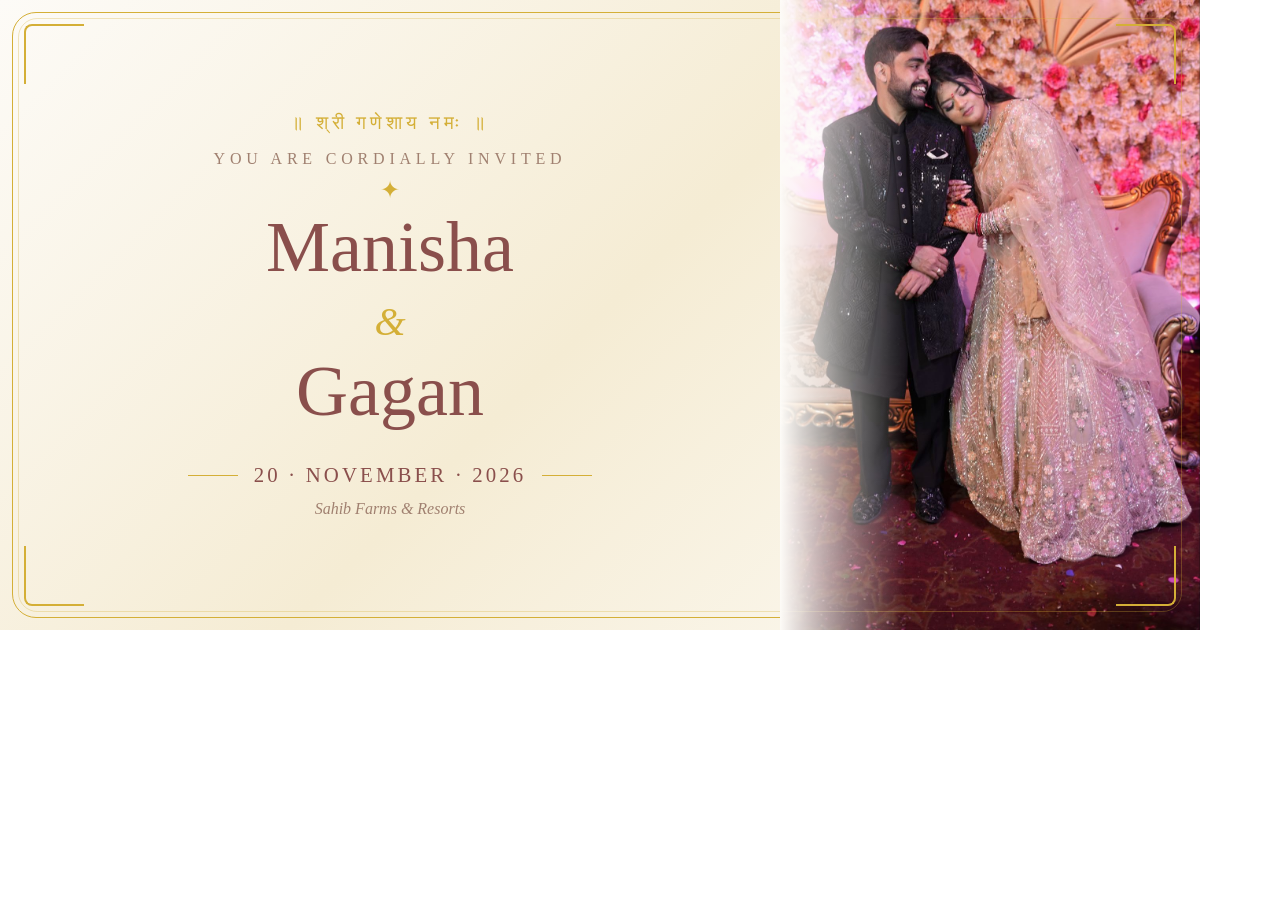
<file: assets/og-image.html>
<!DOCTYPE html>
<html>
<head>
<meta charset="UTF-8">
<style>
  * { margin: 0; padding: 0; box-sizing: border-box; }
  @import url('https://fonts.googleapis.com/css2?family=Playfair+Display:ital,wght@0,400;0,700;1,400&family=Cormorant+Garamond:ital,wght@0,400;0,600;1,400&display=swap');
  body {
    width: 1200px;
    height: 630px;
    overflow: hidden;
    font-family: 'Playfair Display', serif;
  }
  .card {
    width: 1200px;
    height: 630px;
    background: linear-gradient(135deg, #fdfbf7 0%, #f5ecd4 50%, #fdfbf7 100%);
    display: flex;
    align-items: center;
    justify-content: center;
    position: relative;
  }
  .card::before {
    content: '';
    position: absolute;
    inset: 12px;
    border: 1px solid #d4af37;
    border-radius: 1.5rem;
    pointer-events: none;
  }
  .card::after {
    content: '';
    position: absolute;
    inset: 18px;
    border: 1px solid rgba(212,175,55,0.3);
    border-radius: 1.2rem;
    pointer-events: none;
  }
  .left {
    flex: 1;
    display: flex;
    flex-direction: column;
    align-items: center;
    justify-content: center;
    padding: 3rem;
    z-index: 1;
  }
  .right {
    width: 420px;
    height: 100%;
    position: relative;
    overflow: hidden;
  }
  .right img {
    width: 100%;
    height: 100%;
    object-fit: cover;
  }
  .right::before {
    content: '';
    position: absolute;
    inset: 0;
    background: linear-gradient(to right, #fdfbf7 0%, transparent 30%);
    z-index: 1;
  }
  .om {
    font-size: 1.2rem;
    color: #d4af37;
    letter-spacing: 0.2em;
    margin-bottom: 1rem;
  }
  .subtitle {
    font-family: 'Cormorant Garamond', serif;
    font-size: 1rem;
    color: #a08070;
    letter-spacing: 0.3em;
    text-transform: uppercase;
    margin-bottom: 0.5rem;
  }
  .names {
    font-size: 4.5rem;
    color: #8a4f4c;
    font-weight: 400;
    line-height: 1.2;
    text-align: center;
    margin-bottom: 0.3rem;
  }
  .amp {
    font-size: 2.5rem;
    color: #d4af37;
    font-style: italic;
    margin: 0.2rem 0;
  }
  .date-line {
    display: flex;
    align-items: center;
    gap: 1rem;
    margin-top: 1.5rem;
    color: #a08070;
  }
  .date-line .line {
    width: 50px;
    height: 1px;
    background: #d4af37;
  }
  .date {
    font-family: 'Cormorant Garamond', serif;
    font-size: 1.3rem;
    letter-spacing: 0.15em;
    color: #8a4f4c;
  }
  .venue {
    font-family: 'Cormorant Garamond', serif;
    font-size: 1rem;
    color: #a08070;
    margin-top: 0.8rem;
    font-style: italic;
  }
  .corner-tl, .corner-tr, .corner-bl, .corner-br {
    position: absolute;
    width: 60px;
    height: 60px;
    z-index: 2;
  }
  .corner-tl { top: 24px; left: 24px; border-top: 2px solid #d4af37; border-left: 2px solid #d4af37; border-radius: 0.5rem 0 0 0; }
  .corner-tr { top: 24px; right: 24px; border-top: 2px solid #d4af37; border-right: 2px solid #d4af37; border-radius: 0 0.5rem 0 0; }
  .corner-bl { bottom: 24px; left: 24px; border-bottom: 2px solid #d4af37; border-left: 2px solid #d4af37; border-radius: 0 0 0 0.5rem; }
  .corner-br { bottom: 24px; right: 24px; border-bottom: 2px solid #d4af37; border-right: 2px solid #d4af37; border-radius: 0 0 0.5rem 0; }
  .star { color: #d4af37; font-size: 1.5rem; }
</style>
</head>
<body>
<div class="card">
  <div class="corner-tl"></div>
  <div class="corner-tr"></div>
  <div class="corner-bl"></div>
  <div class="corner-br"></div>
  <div class="left">
    <div class="om">॥ श्री गणेशाय नमः ॥</div>
    <div class="subtitle">You are cordially invited</div>
    <div class="star">✦</div>
    <div class="names">Manisha</div>
    <div class="amp">&</div>
    <div class="names">Gagan</div>
    <div class="date-line">
      <span class="line"></span>
      <span class="date">20 · NOVEMBER · 2026</span>
      <span class="line"></span>
    </div>
    <div class="venue">Sahib Farms & Resorts</div>
  </div>
  <div class="right">
    <img src="db-4.jpeg" alt="" />
  </div>
</div>
</body>
</html>
</file>
<file: index.css>
@import "https://fonts.googleapis.com/css2?family=Cormorant+Garamond:ital,wght@0,300;0,400;0,600;1,300;1,400&family=Tenor+Sans&family=Italianno&family=Tangerine:wght@700&family=Playfair+Display:ital,wght@0,400;0,600;1,400&display=swap";@font-face {
    font-family: Distrela;
    src: url(./fonts/Distrela.ttf)format("truetype");
    font-display: swap;
    font-weight: 400
}

:root {
    --cream: #17101c;
    --cream-2: #211725;
    --cream-3: #2b1d2a;
    --sage: #d98a3b;
    --sage-dark: #a95622;
    --sage-deep: #f0ad62;
    --sage-light: #ffd27c;
    --sage-pale: #38251c;
    --sage-border: rgba(255, 205, 128, 0.22);
    --gold: #e0a846;
    --gold-light: #ffd27c;
    --gold-pale: #4a321c;
    --text-dark: #fff2de;
    --text-mid: #e6c49e;
    --text-light: #b99573;
    --border: rgba(255, 205, 128, 0.2);
    --white: #241927;
    --primary-rgb: 217, 138, 59;
    --primary-dark-rgb: 169, 86, 34;
    --primary-deep-rgb: 240, 173, 98;
    --accent-rgb: 224, 168, 70;
    --shadow: 0 24px 64px -12px rgba(15, 8, 18, 0.58);
    --shadow-sm: 0 8px 24px rgba(15, 8, 18, 0.28);
    --shadow-md: 0 16px 48px -8px rgba(15, 8, 18, 0.4);
    --on-deep-color: #fff;
    --font-display: "Distrela", "Italianno", cursive;
    --font-body: "Cormorant Garamond", Georgia, serif;
    --font-sans: "Tenor Sans", sans-serif;
    --font-script: "Italianno", cursive;
    --stable-vh: 100svh
}

body.light-theme {
    --cream: #fdfbf7;
    --cream-2: #faf5f0;
    --cream-3: #f2eae1;
    --sage: #e2b4b1;
    --sage-dark: #ba7a76;
    --sage-deep: #8a4f4c;
    --sage-light: #f7dcda;
    --sage-pale: #fff9f8;
    --sage-border: #eac9c7;
    --gold: #d4af37;
    --gold-light: #e8ce73;
    --gold-pale: #f7efc8;
    --text-dark: #2c2a29;
    --text-mid: #5a5552;
    --text-light: #8c8480;
    --border: #f0e5db;
    --white: #fff;
    --primary-rgb: 226, 180, 177;
    --primary-dark-rgb: 186, 122, 118;
    --primary-deep-rgb: 138, 79, 76;
    --accent-rgb: 212, 175, 55;
    --shadow: 0 24px 64px -12px #8a4f4c1f;
    --shadow-sm: 0 8px 24px #8a4f4c0f;
    --shadow-md: 0 16px 48px -8px #8a4f4c24;
}

*,:before,:after {
    box-sizing: border-box;
    -webkit-touch-callout: none;
    margin: 0;
    padding: 0;
    -webkit-tap-highlight-color: transparent!important
}

html {
    scroll-behavior: smooth;
    overflow-x: clip
}

body {
    background: var(--cream);
    color: var(--text-dark);
    font-family: var(--font-body);
    -webkit-font-smoothing: antialiased;
    -moz-osx-font-smoothing: grayscale;
    -webkit-user-select: none;
    user-select: none;
    -webkit-touch-callout: none;
    overflow-x: clip
}

img,video {
    -webkit-user-drag: none;
    user-drag: none;
    pointer-events: none
}

.scratch-polaroid-container img,.story-polaroid img {
    pointer-events: auto
}

body.no-scroll {
    width: 100%;
    position: fixed;
    touch-action: none!important;
    height: 100dvh!important;
}

body.no-scroll .btn-micro,
body.no-scroll .utility-controls {
    display: none!important;
    overflow: hidden!important
}

section {
    content-visibility: auto;
    contain-intrinsic-size: 800px
}

#hero,#hero-section {
    content-visibility: visible
}

.reveal,.story-card-wrapper,.hero-card,.event-card,.venue-card,.scratch-polaroid-container,.events-stack>div {
    will-change: transform, opacity;
    backface-visibility: hidden;
    perspective: 1000px;
    transform: translateZ(0)
}

img {
    max-width: 100%;
    display: block
}

button {
    cursor: pointer;
    background: 0 0;
    border: none;
    font-family: inherit;
    -webkit-tap-highlight-color: transparent!important;
    outline: none!important
}

a {
    color: inherit;
    text-decoration: none;
    -webkit-tap-highlight-color: transparent!important
}

@media (width<=768px) {
    html,body {
        scrollbar-width: none;
        -ms-overflow-style: none
    }

    html::-webkit-scrollbar {
        display: none
    }

    body::-webkit-scrollbar {
        display: none
    }
}

.entry-gate {
    z-index: 9999;
    cursor: pointer;
    -webkit-user-select: none;
    user-select: none;
    background: #0a0506;
    justify-content: center;
    align-items: center;
    display: flex;
    position: fixed;
    inset: 0;
    overflow: hidden
}

.entry-gate__bg {
    object-fit: cover;
    z-index: 0;
    width: 100%;
    height: 100%;
    position: absolute;
    inset: 0
}

.entry-gate__overlay {
    z-index: 1;
    background: radial-gradient(at 50% 60%,#0000 30%,#0a050666 100%);
    position: absolute;
    inset: 0
}

.entry-gate__content {
    z-index: 10;
    text-align: center;
    will-change: transform, opacity;
    flex-direction: column;
    align-items: center;
    gap: 1.5rem;
    display: flex;
    position: relative
}

.entry-gate__icon {
    object-fit: contain;
    filter: drop-shadow(0 8px 24px #d4af3766);
    width: 80px;
    height: 80px;
    animation: 4s ease-in-out infinite float
}

@keyframes float {
    0%,to {
        transform: translateY(0)
    }

    50% {
        transform: translateY(-8px)
    }
}

.entry-gate__names {
    font-family: var(--font-display);
    color: var(--gold-light);
    text-shadow: 0 2px 20px #d4af3780,0 0 60px #d4af3726;
    letter-spacing: .02em;
    font-size: clamp(3rem,10vw,5rem);
    line-height: 1.2
}

.entry-gate__amp {
    color: var(--sage-light);
    opacity: .9;
    font-family: Tangerine,cursive;
    font-size: clamp(2.5rem,8vw,4rem);
    font-weight: 700
}

.entry-gate__date {
    font-family: var(--font-sans);
    letter-spacing: .35em;
    text-transform: uppercase;
    color: #ffffffb3;
    font-size: .85rem
}

.entry-gate__hint {
    font-family: var(--font-script);
    color: #f4e3c4d9;
    text-shadow: 0 2px 14px #00000073;
    white-space: nowrap;
    font-size: clamp(1.5rem,5vw,2.2rem);
    animation: 3.6s ease-in-out infinite hint-breathe;
    position: absolute;
    bottom: 12%;
    left: 50%;
    transform: translate(-50%)
}

@keyframes hint-breathe {
    0%,to {
        opacity: .55;
        transform: translate(-50%)translateY(0)
    }

    50% {
        opacity: .95;
        transform: translate(-50%)translateY(-3px)
    }
}

.entry-gate__particles {
    z-index: 2;
    pointer-events: none;
    position: absolute;
    inset: 0;
    overflow: hidden
}

.particle {
    background: var(--gold-light);
    opacity: 0;
    width: 3px;
    height: 3px;
    animation: twinkle var(--dur,3s) var(--delay,0s) infinite ease-in-out;
    border-radius: 50%;
    position: absolute
}

@keyframes twinkle {
    0%,to {
        opacity: 0;
        transform: scale(.5)
    }

    50% {
        opacity: .8;
        transform: scale(1.2)
    }
}

#main-content {
    visibility: hidden;
    opacity: 0;
    transition: opacity .8s;
    overflow: visible
}

#main-content.visible {
    visibility: visible;
    opacity: 1;
    overflow: visible
}

.sec-label {
    font-family: var(--font-sans);
    letter-spacing: .4em;
    text-transform: uppercase;
    color: var(--gold);
    text-align: center;
    margin-bottom: .75rem;
    font-size: .75rem;
    font-weight: 400;
    display: block
}

.sec-heading {
    font-family: var(--font-display);
    color: var(--sage-dark);
    text-align: center;
    margin-bottom: .5rem;
    font-size: clamp(2.8rem,9vw,4.5rem);
    line-height: 1.1
}

.shimmer {
    background: linear-gradient(105deg, var(--sage-deep) 15%, var(--sage-dark) 30%, var(--sage) 45%, var(--sage-light) 55%, var(--sage-dark) 70%, var(--sage-deep) 85%);
    -webkit-text-fill-color: transparent;
    background-size: 200%;
    -webkit-background-clip: text;
    background-clip: text;
    animation: 4.5s linear infinite shimmer
}

@keyframes shimmer {
    to {
        background-position: 200%
    }
}

#hero {
    background: var(--cream-2);
    justify-content: center;
    align-items: center;
    min-height: 100dvh;
    padding: 3rem 1rem 6rem;
    display: flex;
    position: relative;
    overflow: hidden
}

#hero:before {
    content: "";
    background: radial-gradient(ellipse 120% 80% at 50% 0%, rgba(var(--primary-rgb), .18) 0%, transparent 65%);
    position: absolute;
    inset: 0
}

.hero-corner {
    z-index: 2;
    pointer-events: none;
    position: absolute;
    inset: 1.25rem
}

.hero-corner:before,.hero-corner:after,.hero-corner span:before,.hero-corner span:after {
    content: "";
    border-style: solid;
    border-color: var(--gold);
    opacity: .7;
    width: 54px;
    height: 54px;
    position: absolute
}

.hero-corner:before {
    border-width: 2px 0 0 2px;
    top: 0;
    left: 0
}

.hero-corner:after {
    border-width: 2px 2px 0 0;
    top: 0;
    right: 0
}

.hero-corner span:before {
    border-width: 0 0 2px 2px;
    bottom: 0;
    left: 0
}

.hero-corner span:after {
    border-width: 0 2px 2px 0;
    bottom: 0;
    right: 0
}

.hero-card {
    z-index: 3;
    -webkit-backdrop-filter: blur(18px);
    border: 1px solid rgba(var(--accent-rgb), .32);
    width: 100%;
    max-width: 620px;
    box-shadow: var(--shadow), 0 0 0 4px rgba(var(--primary-rgb), .15) inset;
    text-align: center;
    word-wrap: break-word;
    overflow-wrap: break-word;
    background: #fdfbf7ed;
    border-radius: 2.2rem;
    flex-direction: column;
    align-items: center;
    gap: 0.75rem;
    padding: clamp(1.5rem,3vw,2rem) clamp(1.75rem,5vw,2.5rem);
    display: flex;
    position: relative;
    overflow: visible
}

.hero-icon {
    object-fit: contain;
    width: 70px;
    height: 70px;
    filter: drop-shadow(0 6px 18px rgba(var(--accent-rgb), .4));
    flex-shrink: 0;
    animation: 4s ease-in-out infinite float
}

.god-quote {
    font-family: var(--font-body);
    color: var(--sage-deep);
    letter-spacing: .04em;
    text-align: center;
    max-width: 90%;
    font-size: 1.05rem;
    font-style: italic;
    line-height: 1.5
}

.intro-text {
    font-family: var(--font-body);
    color: var(--sage-dark);
    letter-spacing: .02em;
    text-align: center;
    max-width: 95%;
    font-size: 1.1rem;
    font-style: italic;
    line-height: 1.6
}

.couple-name {
    font-family: var(--font-display);
    text-align: center;
    letter-spacing: .02em;
    width: 100%;
    font-size: clamp(2.5rem,12vw,5rem);
    font-weight: 400;
    display: block
}

.amp-row {
    justify-content: center;
    align-items: center;
    gap: 1rem;
    width: 100%;
    display: flex
}

.amp-line {
    background: var(--border);
    width: 44px;
    height: 1px
}

.amp {
    color: var(--gold);
    font-family: Tangerine,cursive;
    font-size: 2.6rem;
    font-weight: 700;
    line-height: 1
}

.parent-sub {
    font-family: var(--font-body);
    color: var(--text-mid);
    text-align: center;
    max-width: 95%;
    font-size: 1rem;
    font-style: italic;
    font-weight: 500;
    line-height: 1.5
}

.scroll-indicator {
    z-index: 10;
    opacity: 0;
    cursor: pointer;
    flex-direction: column;
    align-items: center;
    gap: 6px;
    animation: 1.5s 1.5s forwards fadeIn;
    display: flex;
    position: absolute;
    bottom: 2.5rem;
    left: 50%;
    transform: translate(-50%)
}

.scroll-indicator span {
    font-family: var(--font-sans);
    letter-spacing: .25em;
    text-transform: uppercase;
    color: var(--sage-dark);
    font-size: .7rem;
    font-weight: 400
}

.scroll-indicator svg {
    width: 20px;
    height: 20px;
    color: var(--sage-dark);
    animation: 2s infinite bounce
}

@keyframes bounce {
    0%,20%,50%,80%,to {
        transform: translateY(0)
    }

    40% {
        transform: translateY(-8px)
    }

    60% {
        transform: translateY(-4px)
    }
}

@keyframes fadeIn {
    to {
        opacity: 1
    }
}

#countdown-section {
    background: var(--cream);
    padding: 3rem 1.5rem 5rem
}

.cd-card {
    background: var(--white);
    border: 1px solid var(--border);
    max-width: 460px;
    box-shadow: var(--shadow);
    text-align: center;
    border-radius: 2.2rem;
    margin: 0 auto;
    padding: 3rem 2rem
}

.cd-quote {
    color: var(--text-mid);
    margin-bottom: .5rem;
    font-size: 1.15rem;
    font-style: italic;
    line-height: 1.65
}

.cd-script {
    font-family: var(--font-display);
    color: var(--sage-dark);
    margin-bottom: .25rem;
    font-size: 2.2rem;
    line-height: 1.2;
    display: block
}

.cd-date {
    font-family: var(--font-sans);
    letter-spacing: .25em;
    text-transform: uppercase;
    color: var(--sage-deep);
    margin-top: 1.25rem;
    margin-bottom: 2.5rem;
    font-size: .85rem;
    font-weight: 400;
    display: block
}

.cd-grid {
    grid-template-columns: repeat(4,1fr);
    gap: .6rem;
    display: grid
}

.cd-unit {
    flex-direction: column;
    align-items: center;
    gap: .4rem;
    display: flex
}

.cd-num {
    font-family: var(--font-body);
    color: var(--text-dark);
    font-size: clamp(2.6rem,9vw,3.4rem);
    font-weight: 300;
    line-height: 1;
    position: relative
}

.cd-num:after {
    content: "";
    background: linear-gradient(to right, transparent, var(--sage-light), transparent);
    height: 1px;
    position: absolute;
    bottom: 0;
    left: 0;
    right: 0
}

.cd-lbl {
    font-family: var(--font-sans);
    letter-spacing: .25em;
    text-transform: uppercase;
    color: var(--sage-deep);
    font-size: .75rem;
    font-weight: 400
}

/* ─── Just Married state ─── */
.cd-card--married {
    background:
        radial-gradient(ellipse at 20% 0%, rgba(226, 180, 177, .35), transparent 55%),
        radial-gradient(ellipse at 80% 100%, rgba(212, 175, 55, .28), transparent 55%),
        linear-gradient(160deg, #fff6f3 0%, #fffaf3 55%, #faeed0 140%);
    border: 1px solid rgba(212, 175, 55, .45);
    box-shadow:
        0 30px 80px -24px rgba(138, 79, 76, .35),
        0 0 0 1px rgba(212, 175, 55, .25) inset,
        0 0 0 6px rgba(255, 255, 255, .55) inset;
    position: relative;
    overflow: hidden
}

.cd-card--married:before,
.cd-card--married:after {
    content: "";
    position: absolute;
    width: 260px;
    height: 260px;
    border-radius: 50%;
    background: radial-gradient(circle, rgba(212, 175, 55, .35), transparent 70%);
    filter: blur(2px);
    pointer-events: none
}

.cd-card--married:before { top: -110px; left: -110px }
.cd-card--married:after  { bottom: -110px; right: -110px; background: radial-gradient(circle, rgba(226, 180, 177, .45), transparent 70%) }

.cd-married {
    position: relative;
    text-align: center;
    animation: cdMarriedFade .9s cubic-bezier(.2, .9, .3, 1) both
}

/* Sparkle accents in each corner */
.cd-married:before,
.cd-married:after {
    content: "✦";
    position: absolute;
    color: var(--gold);
    font-size: .9rem;
    opacity: .55;
    animation: cdSparkle 3s ease-in-out infinite
}

.cd-married:before { top: -8px; left: 8px }
.cd-married:after  { bottom: -8px; right: 8px; animation-delay: 1.2s }

@keyframes cdSparkle {
    0%, 100% { opacity: .25; transform: scale(.8) rotate(0) }
    50%      { opacity: .85; transform: scale(1.15) rotate(45deg) }
}

@keyframes cdMarriedFade {
    from { opacity: 0; transform: translateY(16px) scale(.98) }
    to   { opacity: 1; transform: translateY(0) scale(1) }
}

.cd-married__badge {
    display: inline-block;
    font-family: var(--font-sans);
    font-size: .72rem;
    letter-spacing: .4em;
    text-transform: uppercase;
    color: var(--sage-deep);
    background: linear-gradient(135deg, rgba(255, 249, 232, .95), rgba(247, 220, 218, .9));
    border: 1px solid rgba(212, 175, 55, .55);
    padding: .5rem 1.25rem;
    border-radius: 2rem;
    margin-bottom: 1.25rem;
    box-shadow: 0 4px 14px -4px rgba(212, 175, 55, .35), 0 0 0 1px rgba(255, 255, 255, .6) inset
}

.cd-married__rings {
    font-size: 2.2rem;
    margin-bottom: .25rem;
    letter-spacing: -.4em;
    display: inline-flex;
    filter: drop-shadow(0 4px 8px rgba(212, 175, 55, .35))
}

.cd-ring {
    display: inline-block;
    animation: cdRingBob 2.6s ease-in-out infinite
}

.cd-ring--l { transform: rotate(-8deg) }
.cd-ring--r { transform: rotate(8deg); animation-delay: .3s }

@keyframes cdRingBob {
    0%, 100% { transform: translateY(0) rotate(-8deg) }
    50%      { transform: translateY(-4px) rotate(-6deg) }
}

.cd-married__title {
    font-family: var(--font-display);
    font-size: clamp(2.8rem, 10vw, 4.2rem);
    color: var(--sage-deep);
    line-height: 1;
    margin: .35rem 0 .55rem;
    background: linear-gradient(90deg, var(--sage-deep) 0%, #b8893b 35%, var(--gold) 50%, #b8893b 65%, var(--sage-deep) 100%);
    -webkit-background-clip: text;
    background-clip: text;
    -webkit-text-fill-color: transparent;
    background-size: 220% auto;
    animation: cdShimmer 5s linear infinite;
    text-shadow: 0 2px 20px rgba(212, 175, 55, .15)
}

@keyframes cdShimmer {
    to { background-position: 220% center }
}

/* Gilded divider around the date */
.cd-married__date {
    font-family: var(--font-sans);
    letter-spacing: .3em;
    text-transform: uppercase;
    color: var(--sage-dark);
    font-size: .78rem;
    margin: 0 auto 1.75rem;
    display: inline-flex;
    align-items: center;
    gap: .75rem
}

.cd-married__date:before,
.cd-married__date:after {
    content: "";
    display: inline-block;
    width: 32px;
    height: 1px;
    background: linear-gradient(90deg, transparent, var(--gold), transparent)
}

.cd-married__since {
    display: flex;
    flex-direction: column;
    align-items: center;
    gap: .4rem;
    padding: 1.5rem 1.25rem;
    background: linear-gradient(180deg, rgba(255, 255, 255, .55), rgba(247, 239, 200, .35));
    border: 1px solid rgba(212, 175, 55, .3);
    border-radius: 1.25rem;
    box-shadow: 0 6px 20px -10px rgba(138, 79, 76, .25), 0 0 0 1px rgba(255, 255, 255, .55) inset;
    margin: 0 auto 1.75rem;
    max-width: 320px
}

.cd-married__since-label {
    font-family: var(--font-body);
    font-style: italic;
    color: var(--sage-deep);
    font-size: 1rem
}

.cd-married__count {
    display: flex;
    flex-direction: column;
    align-items: center;
    gap: .25rem
}

.cd-married__num {
    font-family: var(--font-body);
    font-size: clamp(3rem, 11vw, 4rem);
    font-weight: 300;
    line-height: 1;
    background: linear-gradient(180deg, var(--sage-deep), #b8893b);
    -webkit-background-clip: text;
    background-clip: text;
    -webkit-text-fill-color: transparent
}

.cd-married__num-lbl {
    font-family: var(--font-sans);
    font-size: .72rem;
    letter-spacing: .35em;
    text-transform: uppercase;
    color: var(--sage-deep)
}

.cd-married__thanks {
    margin-top: .75rem;
    padding-top: 1.25rem;
    border-top: 1px dashed rgba(186, 122, 118, .35)
}

.cd-married__thanks-title {
    font-family: var(--font-display);
    font-size: 2.1rem;
    line-height: 1;
    margin-bottom: .5rem;
    background: linear-gradient(90deg, var(--sage-dark), var(--gold), var(--sage-dark));
    -webkit-background-clip: text;
    background-clip: text;
    -webkit-text-fill-color: transparent;
    background-size: 200% auto;
    animation: cdShimmer 6s linear infinite
}

.cd-married__thanks-msg {
    font-family: var(--font-body);
    font-style: italic;
    color: var(--text-mid);
    font-size: 1.02rem;
    line-height: 1.65;
    max-width: 340px;
    margin: 0 auto
}

.cd-married__petals {
    margin-top: 1.75rem;
    font-size: 1.2rem;
    letter-spacing: .5rem;
    opacity: .9
}

.cd-married__petals span {
    display: inline-block;
    animation: cdPetal 3.2s ease-in-out infinite;
    filter: drop-shadow(0 2px 4px rgba(138, 79, 76, .2))
}

.cd-married__petals span:nth-child(2) { animation-delay: .3s }
.cd-married__petals span:nth-child(3) { animation-delay: .6s }
.cd-married__petals span:nth-child(4) { animation-delay: .9s }
.cd-married__petals span:nth-child(5) { animation-delay: 1.2s }

@keyframes cdPetal {
    0%, 100% { transform: translateY(0) rotate(0) }
    50%      { transform: translateY(-8px) rotate(10deg) }
}

/* When the married card is on the page, warm up the backdrop so the whole page feels celebratory */
body:has(.cd-card--married) {
    background:
        radial-gradient(ellipse at top, rgba(247, 220, 218, .55), transparent 60%),
        radial-gradient(ellipse at bottom, rgba(247, 239, 200, .5), transparent 60%),
        var(--cream)
}

body:has(.cd-card--married) #countdown-section {
    padding-top: 4rem;
    background:
        radial-gradient(ellipse at center, rgba(255, 249, 232, .6), transparent 70%)
}

#events-section {
    background: var(--cream);
    padding: 5rem 1.5rem
}

.event-invite-frame {
    aspect-ratio: 9/16;
    border: 1px solid var(--border);
    max-height: min(92vh,720px);
    box-shadow: var(--shadow-sm);
    border-radius: 1rem;
    position: relative;
    overflow: hidden
}

.event-invite-bg {
    object-fit: cover;
    object-position: center bottom;
    width: 100%;
    height: 100%;
    display: block;
    position: absolute;
    inset: 0
}

.event-invite-overlay {
    text-align: center;
    pointer-events: none;
    flex-direction: column;
    justify-content: flex-start;
    align-items: center;
    padding: 18% 1rem 15%;
    display: flex;
    position: absolute;
    inset: 0
}

.event-invite-title {
    font-family: var(--font-display);
    letter-spacing: .01em;
    color: var(--sage-deep);
    text-shadow: 0 1px 8px #fff9;
    flex-shrink: 0;
    font-size: clamp(2rem,7vw,2.8rem);
    font-weight: 400;
    line-height: 1.1
}

.event-invite-title.dark-text {
    color: #f5ecd4;
    text-shadow: 0 2px 18px #00000073,0 0 36px #d4af3747
}

.event-date-row {
    font-family: var(--font-body);
    letter-spacing: .04em;
    flex-wrap: wrap;
    justify-content: center;
    align-items: baseline;
    gap: .35rem .5rem;
    margin-top: clamp(.5rem,3vw,.75rem);
    font-size: clamp(1rem,3.5vw,1.14rem);
    font-weight: 600;
    line-height: 1.2;
    display: flex
}

.event-date-row.dark-text {
    color: #fffffff2;
    text-shadow: 0 1px 12px #00000059
}

.event-date-bar {
    opacity: .45;
    margin: 0 .05rem;
    font-weight: 400
}

.event-invite-time {
    font-family: var(--font-body);
    letter-spacing: .06em;
    flex-shrink: 0;
    margin-top: clamp(.25rem,2vw,.5rem);
    font-size: clamp(.95rem,3.2vw,1.1rem);
    font-weight: 600
}

.event-invite-time.dark-text {
    color: #fffffff2;
    text-shadow: 0 1px 12px #00000059
}

#venue-section {
    background: var(--cream);
    padding: 5rem 1.5rem
}

.venue-card {
    background: var(--white);
    border: 1px solid var(--sage-border);
    max-width: 460px;
    box-shadow: var(--shadow-md);
    text-align: center;
    border-radius: 1.5rem;
    margin: 3rem auto 0;
    padding: 2.5rem 2rem;
    position: relative
}

.card-corner {
    border-style: solid;
    border-color: rgba(var(--primary-dark-rgb), .35);
    width: 32px;
    height: 32px;
    position: absolute
}

.card-corner.tl {
    border-width: 1px 0 0 1px;
    border-radius: 4px 0 0;
    top: 16px;
    left: 16px
}

.card-corner.tr {
    border-width: 1px 1px 0 0;
    border-radius: 0 4px 0 0;
    top: 16px;
    right: 16px
}

.card-corner.bl {
    border-width: 0 0 1px 1px;
    border-radius: 0 0 0 4px;
    bottom: 16px;
    left: 16px
}

.card-corner.br {
    border-width: 0 1px 1px 0;
    border-radius: 0 0 4px;
    bottom: 16px;
    right: 16px
}

.venue-name {
    font-family: var(--font-body);
    color: var(--text-dark);
    margin-bottom: .5rem;
    font-size: 1.5rem;
    font-weight: 600
}

.venue-addr {
    font-family: var(--font-body);
    color: var(--text-mid);
    margin-bottom: 1.5rem;
    font-size: 1.05rem;
    font-style: italic;
    line-height: 1.6
}

.venue-btn {
    background: var(--sage-deep);
    color: var(--on-deep-color);
    font-family: var(--font-sans);
    letter-spacing: .18em;
    text-transform: uppercase;
    border-radius: 9999px;
    padding: .85rem 2rem;
    font-size: .78rem;
    font-weight: 400;
    text-decoration: none;
    transition: background .2s,transform .2s;
    display: inline-block
}

.venue-btn:hover {
    background: var(--sage-dark);
    transform: translateY(-2px)
}

#footer-section {
    background: var(--sage-deep);
    text-align: center;
    border-top: 1px solid var(--gold-light);
    padding: 6rem 1.5rem 2.5rem
}

.footer-msg {
    font-family: var(--font-body);
    color: var(--cream-2);
    max-width: 580px;
    margin: 0 auto 2.5rem;
    font-size: 1.15rem;
    font-style: italic;
    line-height: 1.75
}

.footer-regards {
    font-family: var(--font-sans);
    letter-spacing: .25em;
    text-transform: uppercase;
    color: var(--gold-light);
    margin-bottom: 1rem;
    font-size: .75rem;
    font-weight: 400;
    display: block
}

.footer-name {
    font-family: var(--font-display);
    color: var(--gold-light);
    margin: 1.5rem 0;
    font-size: clamp(3.5rem,10vw,5rem);
    line-height: 1.1;
    display: block
}

#petals-canvas {
    pointer-events: none;
    z-index: 9000;
    opacity: 0;
    width: 100%;
    height: 100dvh;
    transition: opacity 2s;
    position: fixed;
    top: 0;
    left: 0
}

#petals-canvas.active {
    opacity: 1
}

#audio-btn {
    z-index: 9500;
    background: var(--white);
    border: 1px solid var(--border);
    width: 52px;
    height: 52px;
    box-shadow: var(--shadow-sm);
    cursor: pointer;
    border-radius: 50%;
    justify-content: center;
    align-items: center;
    transition: transform .4s cubic-bezier(.175,.885,.32,1.275);
    display: flex;
    position: fixed;
    bottom: 28px;
    right: 28px
}

#audio-btn:hover {
    transform: scale(1.14)
}

#audio-btn svg {
    width: 20px;
    height: 20px;
    color: var(--sage-dark)
}

@media (width>=768px) {
    .event-invite-frame {
        max-width: 420px
    }

    .hero-card {
        padding: 2rem 2.5rem
    }
}

@media (width>=1024px) {
    .events-grid {
        grid-template-columns: repeat(2,1fr);
        gap: 2rem;
        max-width: 900px;
        margin: 0 auto;
        display: grid
    }

    .event-invite-frame {
        max-height: min(85vh,680px)
    }
}

.video-intro {
    z-index: 10000;
    cursor: pointer;
    background: #000;
    justify-content: center;
    align-items: center;
    display: flex;
    position: fixed;
    inset: 0
}

.video-intro video {
    object-fit: cover;
    width: 100%;
    height: 100%;
    position: absolute;
    inset: 0
}

.video-intro__overlay {
    z-index: 1;
    background: #00000080;
    justify-content: center;
    align-items: center;
    transition: opacity .5s;
    display: flex;
    position: absolute;
    inset: 0
}

.video-intro__overlay.hidden {
    opacity: 0;
    pointer-events: none
}

.video-intro__text {
    font-family: var(--font-body);
    color: #fff;
    letter-spacing: .1em;
    text-transform: uppercase;
    font-size: 1.5rem;
    animation: 2s infinite pulse
}

.bright-flash {
    z-index: 10001;
    pointer-events: none;
    opacity: 0;
    background: #fff;
    position: fixed;
    inset: 0
}

.scratch-section {
    background: var(--cream);
    text-align: center;
    flex-direction: column;
    justify-content: center;
    align-items: center;
    min-height: 100vh;
    padding: 2rem 1rem;
    display: flex
}

.scratch-title-sub {
    font-family: var(--font-sans);
    letter-spacing: .35em;
    color: var(--gold);
    text-transform: uppercase;
    margin-bottom: .5rem;
    font-size: .8rem;
    display: block
}

.scratch-title {
    font-family: var(--font-display);
    color: var(--sage-deep);
    margin-bottom: 1rem;
    font-size: 4rem;
    line-height: 1.1
}

.scratch-desc {
    font-family: var(--font-body);
    color: var(--text-mid);
    margin-bottom: 3.5rem;
    font-size: 1.1rem;
    font-style: italic
}

.scratch-grid {
    flex-wrap: wrap;
    justify-content: center;
    gap: 1.5rem;
    display: flex
}

.scratch-item {
    flex-direction: column;
    align-items: center;
    gap: 1rem;
    display: flex
}

.scratch-label {
    font-family: var(--font-sans);
    letter-spacing: .3em;
    color: var(--sage-dark);
    text-transform: uppercase;
    font-size: .85rem
}

.scratch-card-wrapper {
    border: 1px solid var(--border);
    background: #fff;
    border-radius: 16px;
    justify-content: center;
    align-items: center;
    width: 140px;
    height: 190px;
    animation: 4s ease-in-out infinite floatCard;
    display: flex;
    position: relative;
    overflow: hidden;
    box-shadow: 0 15px 35px #8a4f4c26
}

.scratch-item:first-child .scratch-card-wrapper {
    animation-delay: 0s
}

.scratch-item:nth-child(2) .scratch-card-wrapper {
    animation-delay: .5s
}

.scratch-item:nth-child(3) .scratch-card-wrapper {
    animation-delay: 1s
}

@keyframes floatCard {
    0% {
        transform: translateY(0)rotate(0);
        box-shadow: 0 15px 35px #8a4f4c26
    }

    50% {
        transform: translateY(-15px)rotate(2deg);
        box-shadow: 0 25px 45px #8a4f4c40
    }

    to {
        transform: translateY(0)rotate(0);
        box-shadow: 0 15px 35px #8a4f4c26
    }
}

.scratch-value {
    font-family: var(--font-body);
    color: var(--sage-deep);
    font-size: 3rem;
    font-weight: 500
}

.scratch-canvas {
    touch-action: none;
    cursor: crosshair;
    width: 100%;
    height: 100%;
    position: absolute;
    inset: 0
}

.scratch-hint {
    font-family: var(--font-sans);
    letter-spacing: .2em;
    color: var(--sage-dark);
    font-size: .65rem;
    transition: opacity .5s
}

.scratch-hint.hidden {
    opacity: 0
}

.locked-content {
    display: none
}

.locked-content.unlocked {
    display: block;
    overflow: visible
}

.our-story-section {
    background: var(--cream-2);
    text-align: center;
    padding: 4rem 1.5rem
}

.story-card {
    background: var(--white);
    border: 1px solid var(--border);
    max-width: 580px;
    box-shadow: var(--shadow-sm);
    border-radius: 1.5rem;
    margin: 2rem auto 0;
    padding: 3rem 2rem;
    position: relative
}

.story-text {
    font-family: var(--font-body);
    color: var(--text-mid);
    font-size: 1.15rem;
    font-style: italic;
    line-height: 1.8
}

.story-divider {
    background: var(--gold-light);
    width: 60px;
    height: 1px;
    margin: 2rem auto
}

.story-pin-wrapper {
    background: var(--cream);
    flex-direction: column;
    justify-content: flex-start;
    align-items: center;
    width: 100vw;
    height: 100vh;
    padding-top: 5rem;
    display: flex;
    position: relative;
    overflow: hidden
}

.story-header {
    text-align: center;
    z-index: 10
}

.story-photos-container {
    pointer-events: none;
    perspective: 1000px;
    justify-content: center;
    align-items: center;
    padding-top: 6rem;
    display: flex;
    position: absolute;
    inset: 0
}

.polaroid-card {
    will-change: transform;
    background: #fff;
    border: 1px solid #0000000d;
    border-radius: 6px;
    width: 340px;
    max-width: 90vw;
    padding: 1rem 1rem 3.5rem;
    position: absolute;
    transform: translateY(120vh);
    box-shadow: 0 20px 40px #00000026,0 1px 3px #0000001a
}

.polaroid-img {
    aspect-ratio: 4/5;
    object-fit: cover;
    border-radius: 4px;
    width: 100%
}

.polaroid-caption {
    font-family: var(--font-display);
    color: var(--sage-deep);
    text-align: center;
    font-size: 2.2rem;
    position: absolute;
    bottom: -.2rem;
    left: 0;
    right: 0;
    transform: rotate(-2deg)
}

.venue-new-section {
    background: var(--cream);
    text-align: center;
    padding: 5rem 1rem
}

.venue-new-card {
    background: var(--white);
    border: 1px solid var(--border);
    max-width: 400px;
    box-shadow: var(--shadow-sm);
    border-radius: 2rem;
    margin: 3rem auto 0;
    padding: 1rem;
    position: relative;
    overflow: hidden
}

.venue-frame {
    border: 1px solid #c8a0964d;
    border-radius: 1.5rem;
    padding: 1.5rem;
    position: relative
}

.venue-frame:before,.venue-frame:after {
    content: "";
    border: 1px solid #c8a09699;
    width: 20px;
    height: 20px;
    position: absolute
}

.venue-frame:before {
    border-bottom: none;
    border-right: none;
    top: 1rem;
    left: 1rem
}

.venue-frame:after {
    border-bottom: none;
    border-left: none;
    top: 1rem;
    right: 1rem
}

.venue-frame-bot {
    pointer-events: none;
    position: absolute;
    inset: 0
}

.venue-frame-bot:before,.venue-frame-bot:after {
    content: "";
    border: 1px solid #c8a09699;
    width: 20px;
    height: 20px;
    position: absolute
}

.venue-frame-bot:before {
    border-top: none;
    border-right: none;
    bottom: 1rem;
    left: 1rem
}

.venue-frame-bot:after {
    border-top: none;
    border-left: none;
    bottom: 1rem;
    right: 1rem
}

.venue-image {
    aspect-ratio: 16/10;
    object-fit: cover;
    border-radius: 1rem;
    width: 100%;
    margin-bottom: 2rem
}

.venue-title-text {
    font-family: var(--font-serif);
    color: var(--sage-deep);
    margin-bottom: 1rem;
    font-size: 1.6rem;
    line-height: 1.3
}

.venue-address {
    font-family: var(--font-body);
    color: var(--text-mid);
    margin-bottom: 2rem;
    font-size: 1rem;
    font-style: italic;
    line-height: 1.6
}

.venue-btn {
    color: #fff;
    font-family: var(--font-sans);
    letter-spacing: .2em;
    text-transform: uppercase;
    cursor: pointer;
    background: #8a5a54;
    border: none;
    border-radius: 2rem;
    padding: 1rem 2rem;
    font-size: .8rem;
    font-weight: 600;
    transition: background .3s
}

.venue-btn:hover {
    background: #724742
}

.story-sticky-container {
    background: var(--cream);
    padding-top: 5vh;
    padding-bottom: 50vh;
    position: relative
}

.story-sticky-header {
    text-align: center;
    z-index: 10;
    padding-bottom: 2rem;
    position: sticky;
    top: 5vh
}

.sticky-card-wrapper {
    justify-content: center;
    height: 120vh;
    display: flex;
    position: relative
}

.sticky-polaroid-card {
    transform-origin: top;
    will-change: transform, filter;
    background: #fff;
    border: 1px solid #0000000d;
    border-radius: 6px;
    width: 340px;
    max-width: 90vw;
    padding: 1rem 1rem 3.5rem;
    position: sticky;
    top: 22vh;
    box-shadow: 0 20px 40px #00000026,0 1px 3px #0000001a
}

.polaroid-top-pill {
    text-align: center;
    pointer-events: none;
    position: absolute;
    top: -5.5rem;
    left: -3rem;
    right: -3rem
}

.native-stack-container {
    background: var(--cream);
    padding-bottom: 100vh;
    position: relative
}

.native-card-wrapper {
    transform-origin: top;
    will-change: transform, opacity;
    z-index: 10;
    justify-content: center;
    align-items: flex-start;
    height: 60vh;
    margin-bottom: 20vh;
    display: flex;
    position: sticky;
    top: 20vh
}

.native-polaroid {
    background: #fff;
    border-radius: 4px;
    flex-direction: column;
    width: 85vw;
    max-width: 400px;
    height: 100%;
    padding: 15px 15px 60px;
    display: flex;
    position: relative;
    box-shadow: 0 15px 35px #0000001a,0 5px 15px #0000000d
}

.native-polaroid img {
    object-fit: cover;
    border-radius: 2px;
    width: 100%;
    height: 100%
}

.native-caption {
    text-align: center;
    width: 100%;
    font-family: var(--font-display);
    color: var(--sage-deep);
    font-size: 2.2rem;
    position: absolute;
    bottom: 20px;
    left: 0
}

.story-stack-container {
    padding-bottom: 10vh;
    position: relative
}

.story-card-wrapper {
    transform-origin: top;
    will-change: transform, opacity, filter;
    justify-content: center;
    align-items: flex-start;
    height: 70vh;
    transition: opacity .1s ease-out;
    display: flex;
    position: sticky;
    top: 22vh
}

.story-polaroid {
    background: #fff;
    border-radius: 4px;
    flex-direction: column;
    width: 85vw;
    max-width: 400px;
    height: 100%;
    padding: 15px 15px 60px;
    display: flex;
    position: relative;
    box-shadow: 0 15px 35px #0000001a,0 5px 15px #0000000d
}

.story-polaroid img {
    object-fit: cover;
    border-radius: 2px;
    width: 100%;
    height: 100%
}

.story-polaroid-caption {
    text-align: center;
    width: 100%;
    font-family: var(--font-display);
    color: var(--sage-deep);
    font-size: 1.8rem;
    position: absolute;
    bottom: 18px;
    left: 0
}

@keyframes wiggle {
    0%,to {
        transform: rotate(0)
    }

    15% {
        transform: rotate(-3deg)
    }

    30% {
        transform: rotate(2.5deg)
    }

    45% {
        transform: rotate(-2deg)
    }

    60% {
        transform: rotate(1.5deg)
    }

    75% {
        transform: rotate(-1deg)
    }

    90% {
        transform: rotate(.5deg)
    }
}

.scratch-card-wrapper.wiggling {
    animation: 1.8s ease-in-out infinite wiggle
}

.scratch-card-wrapper.wiggling:active {
    animation: none
}

.event-block {
    max-width: 380px;
    margin-bottom: 4rem;
    margin-left: auto;
    margin-right: auto
}

.event-invite-frame {
    margin: 0 auto 1rem!important
}

.evt-details {
    text-align: center;
    background: #fff;
    border: 1px solid #c8a06e26;
    border-radius: 1rem;
    flex-direction: column;
    justify-content: center;
    min-height: 280px;
    padding: 3rem 2rem;
    display: flex;
    box-shadow: 0 4px 24px #0000000a
}

.evt-tagline {
    font-family: var(--font-serif);
    color: #3b2c28;
    margin-bottom: 1.5rem;
    font-size: 1.1rem;
    font-style: italic;
    line-height: 1.6
}

.evt-dresscode {
    border-bottom: 1px dashed #c8a06e4d;
    margin-bottom: 1.5rem;
    padding-bottom: 1.5rem
}

.evt-dresscode-lbl {
    font-family: var(--font-sans);
    text-transform: uppercase;
    letter-spacing: .3em;
    color: #c9a270;
    margin-bottom: 1rem;
    font-size: .75rem;
    display: block
}

.evt-dresscode-dots {
    justify-content: center;
    gap: .6rem;
    margin-bottom: .8rem;
    display: flex
}

.evt-dresscode-dot {
    border-radius: 50%;
    width: 14px;
    height: 14px;
    box-shadow: 0 1px 3px #00000026
}

.evt-dresscode-names {
    font-family: var(--font-serif);
    color: #3b2c28;
    font-size: .95rem;
    font-style: italic;
    display: block
}

.evt-dresscode-note {
    font-family: var(--font-sans);
    color: #635249;
    text-transform: uppercase;
    letter-spacing: .1em;
    margin-top: .4rem;
    font-size: .7rem;
    display: block
}

.evt-venue-name {
    font-family: var(--font-body);
    color: #2c1e16;
    margin-bottom: 1.5rem;
    font-size: 1rem;
    display: block
}

.evt-dir-btn {
    color: #fff;
    font-family: var(--font-sans);
    letter-spacing: .15em;
    text-transform: uppercase;
    background: #8a4f4c;
    border-radius: 2rem;
    justify-content: center;
    align-items: center;
    gap: .5rem;
    padding: .8rem 1.8rem;
    font-size: .85rem;
    text-decoration: none;
    transition: all .3s;
    display: inline-flex
}

.evt-dir-btn:hover {
    background: #733f3c
}

.evt-dir-btn svg {
    width: 16px;
    height: 16px
}

.custom-phone-input .PhoneInput {
    align-items: center;
    display: flex
}

.custom-phone-input .PhoneInputCountry {
    border-bottom: 1px solid #dcd1c4;
    margin-right: 1rem;
    padding-bottom: .5rem
}

.custom-phone-input .PhoneInputInput {
    color: #333;
    font-size: 1rem;
    font-family: var(--font-sans);
    background: 0 0;
    border: none;
    border-bottom: 1px solid #dcd1c4;
    outline: none;
    flex: 1;
    padding: .5rem 0
}

@keyframes spin {
    0% {
        transform: rotate(0)
    }

    to {
        transform: rotate(360deg)
    }
}

@keyframes scaleIn {
    0% {
        opacity: 0;
        transform: scale(0)
    }

    to {
        opacity: 1;
        transform: scale(1)
    }
}

@keyframes drawCheck {
    0% {
        stroke-dashoffset: 20px
    }

    to {
        stroke-dashoffset: 0
    }
}

@keyframes fadeInUp {
    0% {
        opacity: 0;
        transform: translateY(20px)
    }

    to {
        opacity: 1;
        transform: translateY(0)
    }
}

.btn-micro,.evt-dir-btn,.venue-btn {
    transition: all .2s cubic-bezier(.25,.46,.45,.94)!important
}

.btn-micro:active,.evt-dir-btn:active,.venue-btn:active {
    transform: scale(.95)!important
}

.btn-micro:hover,.evt-dir-btn:hover,.venue-btn:hover {
    filter: brightness(1.1)
}

:root {
    --PhoneInput-color--focus: #03b2cb;
    --PhoneInputInternationalIconPhone-opacity: .8;
    --PhoneInputInternationalIconGlobe-opacity: .65;
    --PhoneInputCountrySelect-marginRight: .35em;
    --PhoneInputCountrySelectArrow-width: .3em;
    --PhoneInputCountrySelectArrow-marginLeft: var(--PhoneInputCountrySelect-marginRight);
    --PhoneInputCountrySelectArrow-borderWidth: 1px;
    --PhoneInputCountrySelectArrow-opacity: .45;
    --PhoneInputCountrySelectArrow-color: currentColor;
    --PhoneInputCountrySelectArrow-color--focus: var(--PhoneInput-color--focus);
    --PhoneInputCountrySelectArrow-transform: rotate(45deg);
    --PhoneInputCountryFlag-aspectRatio: 1.5;
    --PhoneInputCountryFlag-height: 1em;
    --PhoneInputCountryFlag-borderWidth: 1px;
    --PhoneInputCountryFlag-borderColor: #00000080;
    --PhoneInputCountryFlag-borderColor--focus: var(--PhoneInput-color--focus);
    --PhoneInputCountryFlag-backgroundColor--loading: #0000001a
}

.PhoneInput {
    align-items: center;
    display: flex
}

.PhoneInputInput {
    flex: 1;
    min-width: 0
}

.PhoneInputCountryIcon {
    width: calc(var(--PhoneInputCountryFlag-height) * var(--PhoneInputCountryFlag-aspectRatio));
    height: var(--PhoneInputCountryFlag-height)
}

.PhoneInputCountryIcon--square {
    width: var(--PhoneInputCountryFlag-height)
}

.PhoneInputCountryIcon--border {
    background-color: var(--PhoneInputCountryFlag-backgroundColor--loading);
    box-shadow: 0 0 0 var(--PhoneInputCountryFlag-borderWidth) var(--PhoneInputCountryFlag-borderColor), inset 0 0 0 var(--PhoneInputCountryFlag-borderWidth) var(--PhoneInputCountryFlag-borderColor)
}

.PhoneInputCountryIconImg {
    width: 100%;
    height: 100%;
    display: block
}

.PhoneInputInternationalIconPhone {
    opacity: var(--PhoneInputInternationalIconPhone-opacity)
}

.PhoneInputInternationalIconGlobe {
    opacity: var(--PhoneInputInternationalIconGlobe-opacity)
}

.PhoneInputCountry {
    margin-right: var(--PhoneInputCountrySelect-marginRight);
    align-self: stretch;
    align-items: center;
    display: flex;
    position: relative
}

.PhoneInputCountrySelect {
    z-index: 1;
    opacity: 0;
    cursor: pointer;
    border: 0;
    width: 100%;
    height: 100%;
    position: absolute;
    top: 0;
    left: 0
}

.PhoneInputCountrySelect[disabled],.PhoneInputCountrySelect[readonly] {
    cursor: default
}

.PhoneInputCountrySelectArrow {
    content: "";
    width: var(--PhoneInputCountrySelectArrow-width);
    height: var(--PhoneInputCountrySelectArrow-width);
    margin-left: var(--PhoneInputCountrySelectArrow-marginLeft);
    border-style: solid;
    border-color: var(--PhoneInputCountrySelectArrow-color);
    border-top-width: 0;
    border-bottom-width: var(--PhoneInputCountrySelectArrow-borderWidth);
    border-left-width: 0;
    border-right-width: var(--PhoneInputCountrySelectArrow-borderWidth);
    transform: var(--PhoneInputCountrySelectArrow-transform);
    opacity: var(--PhoneInputCountrySelectArrow-opacity);
    display: block
}

.PhoneInputCountrySelect:focus+.PhoneInputCountryIcon+.PhoneInputCountrySelectArrow {
    opacity: 1;
    color: var(--PhoneInputCountrySelectArrow-color--focus)
}

.PhoneInputCountrySelect:focus+.PhoneInputCountryIcon--border {
    box-shadow: 0 0 0 var(--PhoneInputCountryFlag-borderWidth) var(--PhoneInputCountryFlag-borderColor--focus), inset 0 0 0 var(--PhoneInputCountryFlag-borderWidth) var(--PhoneInputCountryFlag-borderColor--focus)
}

.PhoneInputCountrySelect:focus+.PhoneInputCountryIcon .PhoneInputInternationalIconGlobe {
    opacity: 1;
    color: var(--PhoneInputCountrySelectArrow-color--focus)
}

/* ── Scroll Hint Overlay ── */
#scroll-hint-overlay {
    position: fixed;
    bottom: 0;
    left: 0;
    right: 0;
    z-index: 9998;
    display: flex;
    flex-direction: column;
    align-items: center;
    justify-content: flex-end;
    padding-bottom: 3rem;
    height: 40vh;
    background: linear-gradient(to top, rgba(253,251,247,0.95) 0%, rgba(253,251,247,0.7) 50%, transparent 100%);
    opacity: 0;
    transition: opacity 0.5s ease;
    pointer-events: none;
}

.scroll-hint-hand {
    color: var(--sage-deep);
    animation: swipe-up 1.5s cubic-bezier(0.4, 0, 0.2, 1) infinite;
    margin-bottom: 0.8rem;
}

@keyframes swipe-up {
    0%, 100% { transform: translateY(0); opacity: 0.6; }
    50% { transform: translateY(-20px); opacity: 1; }
}

.scroll-hint-text {
    font-family: var(--font-sans);
    font-size: 0.8rem;
    letter-spacing: 0.2em;
    text-transform: uppercase;
    color: var(--sage-deep);
    opacity: 0.9;
    margin-bottom: 0.5rem;
    animation: 2s ease-in-out infinite hint-pulse;
}

@keyframes hint-pulse {
    0%, 100% { opacity: 0.6; }
    50% { opacity: 1; }
}

.scroll-hint-arrows {
    color: var(--gold);
    animation: swipe-up 1.5s cubic-bezier(0.4, 0, 0.2, 1) infinite 0.3s;
}

/* ── Vibrant Scroll Enhancements ── */

/* Section divider ornaments */
section::before {
    content: none;
}

/* Animated gradient borders on sections */
#countdown-section,
#venue-section,
#events-section,
#rsvp-section {
    position: relative;
}

#countdown-section::after,
#venue-section::after,
#events-section::after {
    content: "✦";
    display: block;
    text-align: center;
    font-size: 1.5rem;
    color: var(--gold);
    opacity: 0.6;
    position: absolute;
    bottom: 2rem;
    left: 50%;
    transform: translateX(-50%);
    animation: 3s ease-in-out infinite pulse-glow;
}

@keyframes pulse-glow {
    0%, 100% { opacity: 0.4; transform: translateX(-50%) scale(1); }
    50% { opacity: 0.9; transform: translateX(-50%) scale(1.3); }
}

/* Story polaroids - tilt on scroll */
.story-card-wrapper {
    transition: transform 0.6s cubic-bezier(0.16, 1, 0.3, 1), filter 0.4s;
}

.story-card-wrapper:hover {
    transform: scale(1.03) rotate(0deg) !important;
    filter: brightness(1.05) !important;
    z-index: 10;
}

/* Event blocks - slide-in with glow */
.event-block {
    transition: transform 0.7s cubic-bezier(0.16, 1, 0.3, 1), opacity 0.7s, box-shadow 0.4s;
    box-shadow: 0 0 0 transparent;
}

.event-block:hover {
    box-shadow: 0 20px 60px rgba(138, 79, 76, 0.15);
}

/* Scratch section shimmer border */
.scratch-card-wrapper {
    transition: transform 0.3s cubic-bezier(0.34, 1.56, 0.64, 1);
}

.scratch-card-wrapper:hover {
    transform: scale(1.05);
}

/* Countdown numbers pulse */
.cd-num {
    transition: transform 0.3s;
}

.cd-num:hover {
    transform: scale(1.15);
}

/* Scroll progress indicator */
.scroll-progress {
    position: fixed;
    top: 0;
    left: 0;
    width: 0%;
    height: 3px;
    background: linear-gradient(90deg, var(--sage-deep), var(--gold), var(--sage-deep));
    z-index: 9999;
    transition: width 0.1s linear;
    box-shadow: 0 0 10px var(--gold);
}

/* Footer sparkle */
#footer-section .footer-name {
    transition: text-shadow 0.4s;
}

#footer-section .footer-name:hover {
    text-shadow: 0 0 30px rgba(212, 175, 55, 0.6), 0 0 60px rgba(212, 175, 55, 0.3);
}

/* Smooth section transitions */
section {
    transition: opacity 0.3s;
}

/* RSVP form cards entrance */
.evt-details {
    transition: transform 0.6s cubic-bezier(0.16, 1, 0.3, 1), opacity 0.6s, box-shadow 0.3s;
}

.evt-details:hover {
    box-shadow: 0 12px 40px rgba(138, 79, 76, 0.1);
}

/* Hero card subtle float */
.hero-card {
    animation: 6s ease-in-out infinite hero-float;
}

@keyframes hero-float {
    0%, 100% { transform: translateY(0); }
    50% { transform: translateY(-6px); }
}

/* Venue button shimmer on idle */
.venue-btn {
    position: relative;
    overflow: hidden;
}

.venue-btn::after {
    content: "";
    position: absolute;
    top: 0;
    left: -100%;
    width: 100%;
    height: 100%;
    background: linear-gradient(90deg, transparent, rgba(255,255,255,0.2), transparent);
    animation: 3s infinite btn-shimmer;
}

@keyframes btn-shimmer {
    0% { left: -100%; }
    100% { left: 100%; }
}

/* Gold sparkle dividers between sections */
.events-stack > .event-block + .event-block {
    margin-top: 3rem;
}

.events-stack > .event-block + .event-block::before {
    content: "· · ·";
    display: block;
    text-align: center;
    color: var(--gold);
    font-size: 1.5rem;
    letter-spacing: 0.5em;
    margin-bottom: 3rem;
    opacity: 0.6;
}

/* ───────────────────────────────────────────────────────────────
   ENHANCED WEDDING PALETTE — richer rose + champagne-gold accents
   Scoped so the pre-wedding page gets a warmer, more cohesive look
   without disturbing the "Just Married" state (handled above).
   ─────────────────────────────────────────────────────────────── */

/* Warm ambient wash on the whole page (behind cream base) */
body:not(:has(.cd-card--married)) {
    background:
        radial-gradient(ellipse 70% 50% at 50% 0%, rgba(247, 220, 218, 0.35), transparent 70%),
        radial-gradient(ellipse 60% 40% at 100% 50%, rgba(247, 239, 200, 0.25), transparent 70%),
        radial-gradient(ellipse 60% 40% at 0% 100%, rgba(226, 180, 177, 0.18), transparent 70%),
        var(--cream);
}

/* Section labels — gilded tracking with underline accent */
.sec-label,
.scratch-title-sub {
    position: relative;
    background: linear-gradient(90deg, #b8893b, var(--gold), #b8893b);
    background-size: 200% auto;
    -webkit-background-clip: text;
    background-clip: text;
    -webkit-text-fill-color: transparent;
    animation: shimmer 6s linear infinite;
}

/* Scratch section headings — subtle rose→gold→rose gradient fill */
.scratch-title {
    background: linear-gradient(90deg, var(--sage-deep) 0%, #b8893b 50%, var(--sage-deep) 100%);
    background-size: 200% auto;
    -webkit-background-clip: text;
    background-clip: text;
    -webkit-text-fill-color: transparent;
    animation: shimmer 7s linear infinite;
}

/* Hero section — richer layered glow + gold vignette */
#hero {
    background:
        radial-gradient(ellipse at 20% 10%, rgba(247, 220, 218, 0.6), transparent 55%),
        radial-gradient(ellipse at 80% 90%, rgba(247, 239, 200, 0.55), transparent 55%),
        var(--cream-2) !important;
}

.hero-card {
    background: linear-gradient(165deg, #ffffff 0%, var(--sage-pale) 55%, var(--gold-pale) 160%) !important;
    border: 1px solid var(--sage-border) !important;
    box-shadow:
        0 32px 70px -20px rgba(138, 79, 76, 0.22),
        0 0 0 1px rgba(212, 175, 55, 0.18) inset !important;
}

/* Venue section — warm cream with soft gold vignette */
#venue-section {
    background:
        radial-gradient(ellipse at 50% 0%, rgba(247, 239, 200, 0.4), transparent 60%),
        var(--cream) !important;
}

.venue-card {
    background: linear-gradient(160deg, #ffffff 0%, var(--sage-pale) 100%) !important;
    border: 1px solid var(--sage-border) !important;
    box-shadow:
        0 26px 60px -18px rgba(138, 79, 76, 0.24),
        0 0 0 1px rgba(212, 175, 55, 0.14) inset !important;
}

.venue-btn {
    background: linear-gradient(135deg, var(--sage-deep) 0%, var(--sage-dark) 100%) !important;
    box-shadow: 0 10px 24px -8px rgba(138, 79, 76, 0.45), 0 0 0 1px rgba(212, 175, 55, 0.3) inset !important;
}

.venue-btn:hover {
    background: linear-gradient(135deg, var(--sage-dark) 0%, var(--sage-deep) 100%) !important;
    box-shadow: 0 14px 30px -8px rgba(138, 79, 76, 0.55), 0 0 0 1px rgba(212, 175, 55, 0.5) inset !important;
}

/* Events section — rose-tinted cream */
#events-section {
    background:
        radial-gradient(ellipse at 0% 50%, rgba(247, 220, 218, 0.35), transparent 60%),
        radial-gradient(ellipse at 100% 50%, rgba(247, 239, 200, 0.3), transparent 60%),
        var(--cream) !important;
}

/* Event detail cards — champagne tint + gold trim */
.evt-details {
    background: linear-gradient(165deg, #ffffff 0%, var(--sage-pale) 100%) !important;
    border: 1px solid var(--sage-border) !important;
    border-radius: 1.25rem !important;
    box-shadow:
        0 10px 30px -12px rgba(138, 79, 76, 0.18),
        0 0 0 1px rgba(212, 175, 55, 0.1) inset !important;
}

/* RSVP + Contacts — unified warm backdrop */
#rsvp-section {
    background:
        radial-gradient(ellipse at 50% 0%, rgba(247, 220, 218, 0.4), transparent 55%),
        var(--cream) !important;
}

#contacts-section {
    background:
        radial-gradient(ellipse at 50% 100%, rgba(247, 239, 200, 0.45), transparent 60%),
        var(--cream-2) !important;
}

/* Footer — add gold warmth over the deep rose base */
#footer-section {
    background:
        radial-gradient(ellipse at top, rgba(212, 175, 55, 0.18), transparent 60%),
        radial-gradient(ellipse at bottom, rgba(226, 180, 177, 0.12), transparent 60%),
        var(--sage-deep) !important;
    border-top: 1px solid rgba(212, 175, 55, 0.5);
    box-shadow: 0 -1px 0 rgba(255, 255, 255, 0.08) inset;
}

/* Countdown card (pre-wedding) — warm glass finish */
.cd-card:not(.cd-card--married) {
    background: linear-gradient(165deg, #ffffff 0%, var(--sage-pale) 60%, var(--gold-pale) 180%) !important;
    border: 1px solid var(--sage-border) !important;
    box-shadow:
        0 28px 64px -20px rgba(138, 79, 76, 0.22),
        0 0 0 1px rgba(212, 175, 55, 0.15) inset !important;
}

.cd-card:not(.cd-card--married) .cd-script {
    background: linear-gradient(90deg, var(--sage-dark), #b8893b, var(--sage-dark));
    background-size: 200% auto;
    -webkit-background-clip: text;
    background-clip: text;
    -webkit-text-fill-color: transparent;
    animation: shimmer 6s linear infinite;
}

.cd-card:not(.cd-card--married) .cd-num {
    background: linear-gradient(180deg, var(--sage-deep) 0%, #b8893b 100%);
    -webkit-background-clip: text;
    background-clip: text;
    -webkit-text-fill-color: transparent;
}

/* Scratch cards section — same warm ambient wash as body */
.scratch-section {
    background:
        radial-gradient(ellipse at 50% 100%, rgba(247, 239, 200, 0.3), transparent 60%),
        var(--cream) !important;
}

/* Story section backdrop — slight warm tint without touching layout */
.story-stack-container {
    position: relative;
}

/* Polaroid captions get a touch of gilded character */
.story-polaroid-caption {
    color: var(--sage-deep);
}

/* Soft gold sparkle divider decoration for any section with .sec-label */
.sec-label + .sec-heading::after,
.scratch-title-sub + .scratch-title::after {
    content: "✦";
    display: block;
    text-align: center;
    color: var(--gold);
    font-size: 0.8rem;
    opacity: 0.55;
    margin-top: 0.6rem;
    letter-spacing: 0.5em;
}

.story-carousel {
    display: flex;
    align-items: center;
    justify-content: center;
    gap: clamp(0.5rem, 3vw, 2rem);
    padding: 1rem 1rem 5vh;
}

.story-stack-container {
    display: flex;
    gap: clamp(1rem, 4vw, 3rem);
    width: min(82vw, 480px);
    padding: 1rem 1rem 2rem;
    overflow-x: auto;
    overscroll-behavior-x: contain;
    scroll-snap-type: x mandatory;
    scroll-behavior: smooth;
    scrollbar-color: var(--sage-dark) var(--cream-3);
    scrollbar-width: thin;
    -webkit-overflow-scrolling: touch;
}

.story-card-wrapper {
    position: relative;
    top: auto;
    flex: 0 0 100%;
    height: clamp(300px, 62vh, 560px);
    align-items: stretch;
    scroll-snap-align: center;
}

.story-polaroid {
    width: 100%;
    max-width: none;
    padding: 12px 12px 54px;
}

.story-polaroid img {
    object-fit: contain;
    background: var(--cream-2);
}

.story-carousel-btn {
    display: grid;
    flex: 0 0 2.75rem;
    width: 2.75rem;
    height: 2.75rem;
    place-items: center;
    border: 1px solid var(--sage-border);
    border-radius: 50%;
    background: var(--white);
    color: var(--sage-deep);
    font-size: 2rem;
    line-height: 1;
    box-shadow: var(--shadow-sm);
    transition: background-color 0.2s ease, color 0.2s ease, opacity 0.2s ease;
}

.story-carousel-btn:hover:not(:disabled) {
    background: var(--sage-deep);
    color: var(--white);
}

.story-carousel-btn:disabled {
    cursor: default;
    opacity: 0.4;
}

.attending-options {
    display: grid;
    gap: 0.75rem;
}

.attending-option {
    display: flex;
    align-items: center;
    gap: 0.85rem;
    min-height: 3.5rem;
    padding: 0.85rem 1rem;
    border: 1px solid var(--sage-border);
    border-radius: 0.75rem;
    background: var(--white);
    color: var(--sage-deep);
    cursor: pointer;
    font-family: var(--font-serif, var(--font-body));
    font-size: 1.1rem;
    letter-spacing: 0.04em;
    text-transform: none;
    transition: border-color 0.2s ease, background-color 0.2s ease;
}

.attending-option.is-selected {
    border-color: var(--sage-deep);
    background: var(--sage-pale);
}

.attending-option input {
    flex: 0 0 auto;
    width: 1.2rem;
    height: 1.2rem;
    margin: 0;
    accent-color: var(--sage-deep);
}

.attending-option:focus-within {
    outline: 2px solid var(--sage-deep);
    outline-offset: 2px;
}

@media (max-width: 600px) {
    .story-carousel {
        gap: 0.5rem;
        padding-inline: 0.5rem;
    }

    .story-stack-container {
        width: calc(100vw - 6rem);
        gap: 1rem;
        padding-inline: 0.5rem;
    }

    .story-card-wrapper {
        flex-basis: 100%;
        height: clamp(300px, 58vh, 500px);
    }

    .story-carousel-btn {
        flex-basis: 2.25rem;
        width: 2.25rem;
        height: 2.25rem;
    }
}

/* Small finishing touches shared across the invitation */
:focus-visible {
    outline: 2px solid var(--sage-deep);
    outline-offset: 3px;
}

.event-invite-frame {
    box-shadow: 0 16px 38px -18px rgba(80, 48, 42, 0.42);
}

.event-invite-bg {
    transition: transform 0.7s cubic-bezier(0.2, 0.7, 0.2, 1);
}

.event-block:hover .event-invite-bg {
    transform: scale(1.035);
}

.venue-img-wrap img {
    transition: transform 0.7s cubic-bezier(0.2, 0.7, 0.2, 1);
}

.venue-card:hover .venue-img-wrap img {
    transform: scale(1.025);
}

.venue-btn:focus-visible,
.story-carousel-btn:focus-visible {
    outline-offset: 4px;
}

#rsvp-section .evt-details {
    min-height: 0;
    padding: clamp(1.25rem, 4vw, 2rem);
}

#rsvp-section input:not([type="radio"]):focus,
#rsvp-section select:focus,
#rsvp-section textarea:focus {
    border-color: var(--sage-deep) !important;
    box-shadow: 0 2px 0 var(--sage-deep);
}

#rsvp-section select {
    cursor: pointer;
}

#rsvp-section textarea {
    transition: border-color 0.2s ease, box-shadow 0.2s ease;
}

.attending-option:hover {
    border-color: var(--sage-dark) !important;
}

.story-carousel-btn:hover:not(:disabled),
.venue-btn:hover {
    transform: translateY(-2px);
}

@media (max-width: 600px) {
    #rsvp-section {
        padding: 4rem 1rem !important;
    }

    #rsvp-section .rsvp-form {
        width: 100%;
    }

    .event-block {
        margin-bottom: 3rem;
    }
}

@media (prefers-reduced-motion: reduce) {
    *,
    *::before,
    *::after {
        scroll-behavior: auto !important;
        animation-duration: 0.01ms !important;
        animation-iteration-count: 1 !important;
        transition-duration: 0.01ms !important;
    }
}

/* Midnight-and-gold theme inspired by the supplied invitation reference. */
body:not(.light-theme):not(:has(.cd-card--married)) {
    background:
        radial-gradient(ellipse 70% 50% at 50% 0%, rgba(224, 168, 70, 0.12), transparent 70%),
        radial-gradient(ellipse 60% 40% at 100% 50%, rgba(217, 138, 59, 0.08), transparent 70%),
        var(--cream);
}

body:not(.light-theme) #hero {
    background:
        radial-gradient(ellipse at 50% 12%, rgba(224, 168, 70, 0.16), transparent 55%),
        linear-gradient(180deg, #1b1221 0%, var(--cream-2) 100%) !important;
}

body:not(.light-theme) .hero-card,
body:not(.light-theme) .venue-card,
body:not(.light-theme) .cd-card:not(.cd-card--married),
body:not(.light-theme) .evt-details {
    background: linear-gradient(155deg, rgba(42, 29, 43, 0.96), rgba(29, 20, 33, 0.96)) !important;
    border-color: var(--sage-border) !important;
    box-shadow:
        0 24px 64px -18px rgba(8, 4, 11, 0.62),
        0 0 28px rgba(224, 168, 70, 0.08),
        0 0 0 1px rgba(255, 210, 124, 0.06) inset !important;
}

body:not(.light-theme) #venue-section,
body:not(.light-theme) #events-section,
body:not(.light-theme) #rsvp-section,
body:not(.light-theme) #contacts-section,
body:not(.light-theme) .scratch-section {
    background:
        radial-gradient(ellipse at 50% 0%, rgba(224, 168, 70, 0.08), transparent 58%),
        var(--cream) !important;
}

body:not(.light-theme) .venue-card h3,
body:not(.light-theme) .story-polaroid-caption {
    color: var(--gold-light) !important;
}

body:not(.light-theme) .venue-card p {
    color: var(--text-mid) !important;
}

body:not(.light-theme) .story-polaroid {
    background: #f7f0e7;
    color: #2c2a29;
    box-shadow: 0 20px 48px rgba(8, 4, 11, 0.45);
}

body:not(.light-theme) .story-polaroid-caption {
    color: #5f4434 !important;
}

body:not(.light-theme) #footer-section {
    background:
        radial-gradient(ellipse at top, rgba(224, 168, 70, 0.16), transparent 60%),
        #100b13 !important;
    border-top-color: rgba(255, 205, 128, 0.35);
}

body:not(.light-theme) .btn-micro {
    background: rgba(36, 25, 39, 0.92) !important;
    border-color: var(--sage-border) !important;
    color: var(--gold-light) !important;
    box-shadow: 0 8px 24px rgba(8, 4, 11, 0.4) !important;
}

.utility-controls {
    position: fixed;
    top: max(1rem, env(safe-area-inset-top));
    right: max(1rem, env(safe-area-inset-right));
    z-index: 1000;
    display: flex;
    align-items: center;
    gap: 0.55rem;
}

.utility-button {
    display: inline-flex;
    min-height: 44px;
    align-items: center;
    justify-content: center;
    gap: 0.45rem;
    padding: 0.6rem 0.9rem;
    border: 1px solid var(--sage-border);
    border-radius: 999px;
    background: rgba(36, 25, 39, 0.88);
    color: var(--text-dark);
    box-shadow: 0 8px 24px rgba(8, 4, 11, 0.3);
    backdrop-filter: blur(14px);
    -webkit-backdrop-filter: blur(14px);
    font-family: var(--font-sans);
    font-size: 0.78rem;
    font-weight: 600;
    letter-spacing: 0.06em;
    transition: transform 0.2s ease, border-color 0.2s ease, background-color 0.2s ease;
}

.utility-button:hover {
    transform: translateY(-2px);
    border-color: var(--gold);
}

.utility-button:focus-visible {
    outline: 2px solid var(--gold-light) !important;
    outline-offset: 3px;
}

.utility-button--icon {
    width: 44px;
    padding: 0;
    color: var(--gold-light);
}

.utility-button svg {
    width: 18px;
    height: 18px;
    flex: 0 0 auto;
}

body.light-theme .utility-button {
    background: rgba(255, 253, 248, 0.92);
    color: var(--sage-deep);
    box-shadow: 0 8px 24px rgba(92, 34, 51, 0.12);
}

body.light-theme .utility-button--icon {
    color: var(--sage-deep);
}

@media (max-width: 600px) {
    .utility-controls {
        top: max(0.75rem, env(safe-area-inset-top));
        right: max(0.75rem, env(safe-area-inset-right));
        gap: 0.4rem;
    }

    .utility-button {
        min-height: 42px;
    }

    .utility-button--icon {
        width: 42px;
    }
}

/* Three large, heart-shaped scratch cards stay together on one row. */
#countdown-section.scratch-section {
    min-height: auto;
    padding: clamp(3.5rem, 9vh, 6rem) 1rem 3rem;
}

#countdown-section .scratch-grid {
    display: grid;
    grid-template-columns: repeat(3, minmax(0, 1fr));
    align-items: start;
    gap: clamp(0.5rem, 3vw, 1.5rem);
    width: min(100%, 700px);
    margin-inline: auto;
}

#countdown-section .scratch-item {
    min-width: 0;
    gap: clamp(0.55rem, 2vw, 1rem);
}

#countdown-section .scratch-label {
    letter-spacing: 0.18em;
    font-size: clamp(0.58rem, 2.5vw, 0.85rem);
}

#countdown-section .scratch-card-wrapper {
    width: min(100%, 190px);
    height: auto;
    aspect-ratio: 1.12 / 1;
    border: 0;
    clip-path: polygon(
        50% 100%,
        42% 92%,
        33% 83%,
        23% 73%,
        14% 62%,
        7% 52%,
        2% 42%,
        0 33%,
        1% 24%,
        5% 16%,
        12% 10%,
        20% 8%,
        28% 9%,
        36% 13%,
        43% 20%,
        50% 28%,
        57% 20%,
        64% 13%,
        72% 9%,
        80% 8%,
        88% 10%,
        95% 16%,
        99% 24%,
        100% 33%,
        98% 42%,
        93% 52%,
        86% 62%,
        77% 73%,
        67% 83%,
        58% 92%
    );
    background: var(--sage-dark);
    box-shadow: 0 15px 35px rgba(var(--primary-deep-rgb), 0.22);
    animation: none;
}

#countdown-section .scratch-value {
    color: var(--white);
    font-size: clamp(1.8rem, 7vw, 3.2rem);
    font-weight: 600;
}

#countdown-section .scratch-canvas {
    clip-path: inherit;
}

#countdown-section .scratch-card-wrapper:hover {
    transform: translateY(-3px) scale(1.04);
}

#countdown-section .scratch-item.is-scratched .scratch-card-wrapper {
    box-shadow: 0 12px 28px rgba(var(--primary-deep-rgb), 0.16);
}

.wedding-countdown.countdown-hidden {
    display: none !important;
}

.wedding-countdown {
    min-height: auto;
    padding: 0 1rem 5rem;
}

.wedding-countdown .cd-card {
    width: min(100%, 460px);
}

@media (max-width: 360px) {
    #countdown-section .scratch-grid {
        gap: 0.35rem;
    }

    #countdown-section .scratch-label {
        letter-spacing: 0.12em;
    }
}

/* ── Cinematic autoplay ─────────────────────────────────────────── */
.cinema-progress {
    position: fixed;
    top: 0;
    left: 0;
    right: 0;
    z-index: 120;
    height: 3px;
    background: rgba(201, 162, 112, 0.18);
    opacity: 0;
    pointer-events: none;
    transition: opacity 0.6s ease;
}

.cinema-progress span {
    display: block;
    width: 0;
    height: 100%;
    background: linear-gradient(90deg, #c9a270, #f3d9a4, #c9a270);
    box-shadow: 0 0 8px rgba(243, 217, 164, 0.7);
}

.cinema-progress.is-visible {
    opacity: 1;
}

.cinema-toggle {
    position: fixed;
    bottom: 2rem;
    left: 2rem;
    z-index: 100;
    display: grid;
    width: 3.25rem;
    height: 3.25rem;
    place-items: center;
    padding: 0;
    border: 1px solid var(--sage-border);
    border-radius: 50%;
    background: var(--cream);
    color: var(--sage-deep);
    box-shadow: 0 10px 28px -12px rgba(80, 48, 42, 0.45);
    cursor: pointer;
    opacity: 0;
    pointer-events: none;
    transform: translateY(12px);
    transition: opacity 0.5s ease, transform 0.5s ease;
}

.cinema-toggle.is-visible {
    opacity: 1;
    pointer-events: auto;
    transform: none;
}

.cinema-toggle svg {
    width: 1.35rem;
    height: 1.35rem;
}

.cinema-toggle.is-paused {
    animation: cinema-pulse 2s ease-in-out infinite;
}

.cinema-toggle:focus-visible {
    outline: 2px solid var(--sage-deep);
    outline-offset: 4px;
}

@keyframes cinema-pulse {
    0%, 100% { box-shadow: 0 0 0 0 rgba(201, 162, 112, 0.5); }
    50% { box-shadow: 0 0 0 12px rgba(201, 162, 112, 0); }
}

/* Slow Ken Burns drift on the event imagery, like a film camera move */
@keyframes cinema-kenburns {
    from { transform: scale(1) translate(0, 0); }
    to { transform: scale(1.09) translate(-1.5%, -1.2%); }
}

@keyframes cinema-kenburns-soft {
    from { transform: scale(1); }
    to { transform: scale(1.035); }
}

.event-invite-bg {
    animation: cinema-kenburns 18s ease-in-out infinite alternate;
    will-change: transform;
}

.lagan-invite-frame .event-invite-bg {
    animation-name: cinema-kenburns-soft;
}

.hero-icon {
    animation: cinema-float 6s ease-in-out infinite;
}

@keyframes cinema-float {
    0%, 100% { translate: 0 0; }
    50% { translate: 0 -8px; }
}

body.cinema-playing #scroll-hint-overlay {
    display: none;
}

@media (prefers-reduced-motion: reduce) {
    .event-invite-bg,
    .hero-icon {
        animation: none;
    }
}


.evt-venue-name + .evt-venue-address {
    margin-top: -1rem;
}

.evt-venue-address {
    max-width: 22rem;
    margin: 0 auto 1.5rem;
    color: var(--text-mid);
    font-family: var(--font-body);
    font-size: 0.92rem;
    font-style: normal;
    line-height: 1.55;
}
</file>
